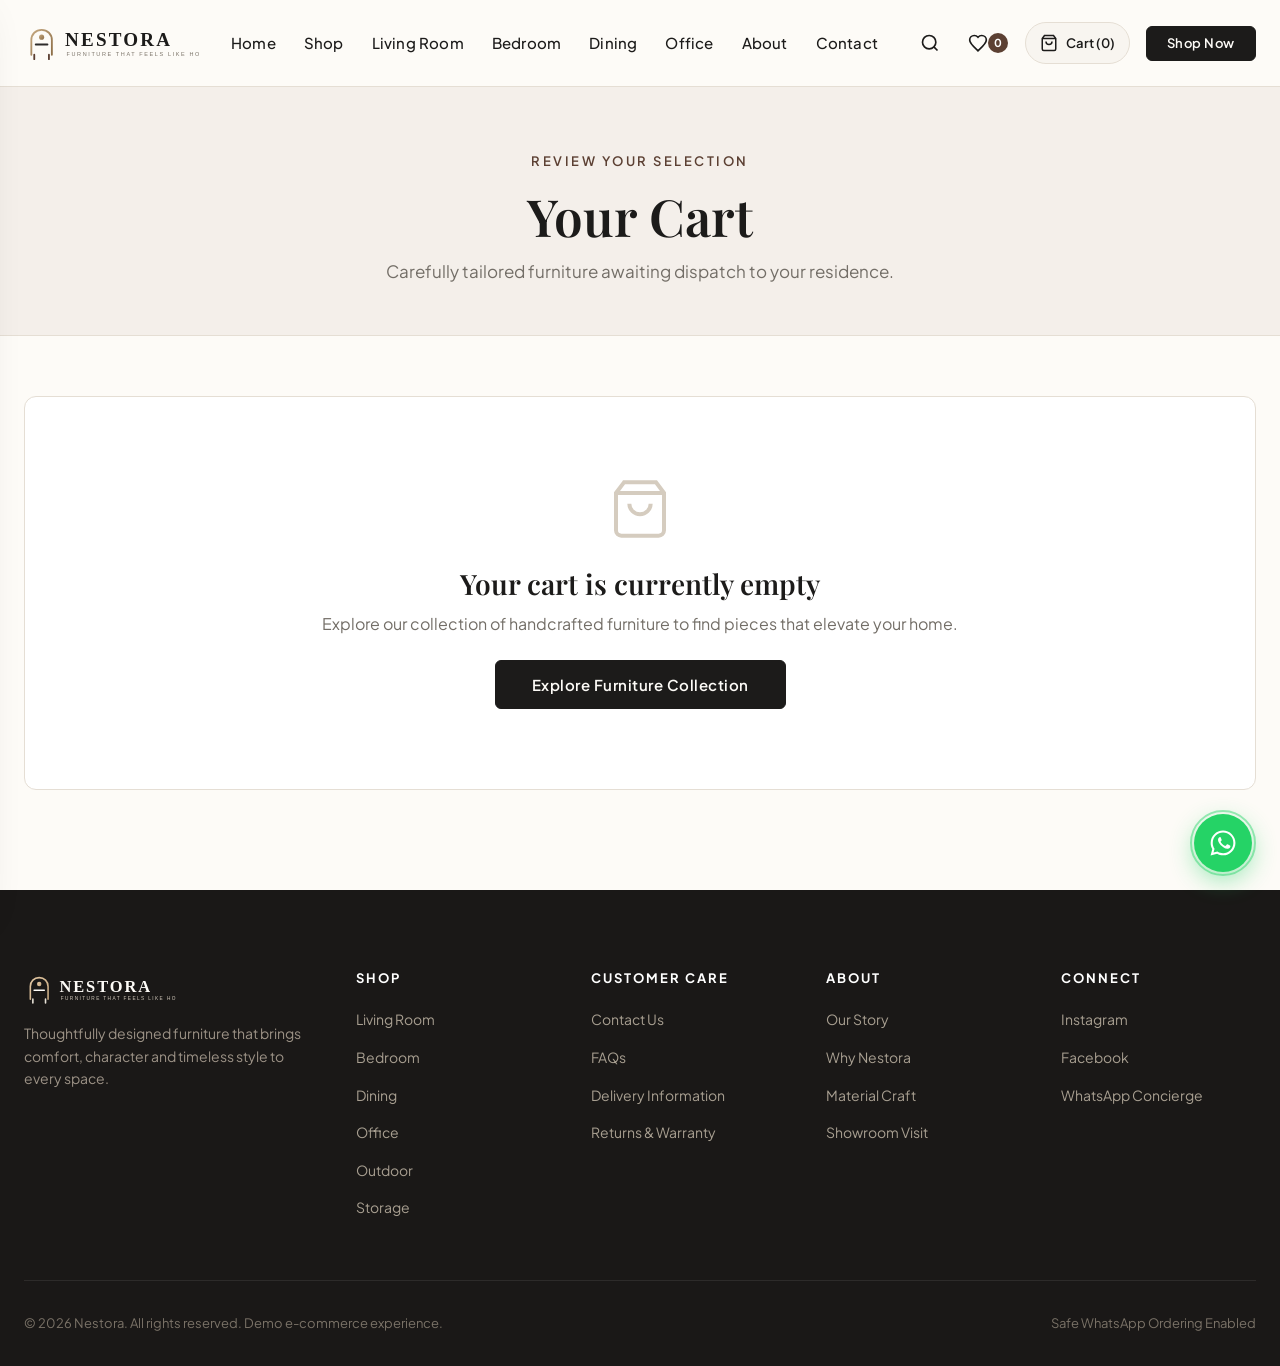
<file: cart.html>
<!DOCTYPE html>
<html lang="en">
<head>
  <meta charset="UTF-8">
  <meta name="viewport" content="width=device-width, initial-scale=1.0">
  <title>Your Shopping Cart | Nestora</title>
  <meta name="description" content="Review your selected furniture items, choose quantities and proceed to secure WhatsApp order confirmation at Nestora.">
  <link rel="stylesheet" href="css/style.css">
</head>
<body>

  <!-- ==================== HEADER ==================== -->
  <header class="site-header">
    <div class="container header-container">
      <a href="index.html" class="header-brand" aria-label="Nestora Home">
        <img src="assets/logo/logo.svg" alt="Nestora - Furniture That Feels Like Home" class="header-logo-img">
      </a>

      <nav class="header-nav" aria-label="Primary Navigation">
        <ul class="nav-list">
          <li><a href="index.html" class="nav-link">Home</a></li>
          <li><a href="shop.html" class="nav-link">Shop</a></li>
          <li><a href="shop.html?category=Living+Room" class="nav-link">Living Room</a></li>
          <li><a href="shop.html?category=Bedroom" class="nav-link">Bedroom</a></li>
          <li><a href="shop.html?category=Dining" class="nav-link">Dining</a></li>
          <li><a href="shop.html?category=Office" class="nav-link">Office</a></li>
          <li><a href="about.html" class="nav-link">About</a></li>
          <li><a href="contact.html" class="nav-link">Contact</a></li>
        </ul>
      </nav>

      <div class="header-actions">
        <button type="button" class="icon-action-btn btn-open-search" aria-label="Open Search">
          <svg viewBox="0 0 24 24" width="20" height="20" fill="none" stroke="currentColor" stroke-width="2"><circle cx="11" cy="11" r="8"/><line x1="21" y1="21" x2="16.65" y2="16.65"/></svg>
        </button>

        <a href="shop.html?wishlist=true" class="icon-action-btn" aria-label="View Wishlist">
          <svg viewBox="0 0 24 24" width="20" height="20" fill="none" stroke="currentColor" stroke-width="2"><path d="M12 21.35l-1.45-1.32C5.4 15.36 2 12.28 2 8.5 2 5.42 4.42 3 7.5 3c1.74 0 3.41.81 4.5 2.09C13.09 3.81 14.76 3 16.5 3 19.58 3 22 5.42 22 8.5c0 3.78-3.4 6.86-8.55 11.54L12 21.35z"/></svg>
          <span class="badge-count wishlist-count-badge">0</span>
        </a>

        <a href="cart.html" class="icon-action-btn cart-icon-btn" aria-label="View Shopping Cart">
          <svg viewBox="0 0 24 24" width="18" height="18" fill="none" stroke="currentColor" stroke-width="2"><path d="M6 2L3 6v14a2 2 0 0 0 2 2h14a2 2 0 0 0 2-2V6l-3-4z"/><line x1="3" y1="6" x2="21" y2="6"/><path d="M16 10a4 4 0 0 1-8 0"/></svg>
          <span class="cart-text-count" style="font-size: 0.8125rem; font-weight: 600;">Cart (0)</span>
        </a>

        <a href="shop.html" class="btn btn-primary header-cta-btn" style="padding: 10px 20px; font-size: 0.8125rem;">Shop Now</a>

        <button type="button" class="nav-toggle-btn" aria-label="Open Navigation Menu">
          <span></span>
          <span></span>
          <span></span>
        </button>
      </div>
    </div>
  </header>

  <!-- Mobile Nav Drawer -->
  <div class="mobile-nav-backdrop"></div>
  <aside class="mobile-nav-drawer" aria-label="Mobile Navigation">
    <div class="mobile-drawer-header">
      <img src="assets/logo/logo.svg" alt="Nestora" style="height: 34px;">
      <button type="button" class="btn-close-mobile-nav" aria-label="Close menu">&times;</button>
    </div>
    <nav class="mobile-nav-links">
      <a href="index.html">Home</a>
      <a href="shop.html">Shop All Furniture</a>
      <a href="shop.html?category=Living+Room">Living Room</a>
      <a href="shop.html?category=Bedroom">Bedroom</a>
      <a href="shop.html?category=Dining">Dining</a>
      <a href="shop.html?category=Office">Office</a>
      <a href="shop.html?category=Outdoor">Outdoor</a>
      <a href="shop.html?category=Storage">Storage</a>
      <a href="about.html">About Us</a>
      <a href="contact.html">Contact &amp; Showroom</a>
    </nav>
  </aside>

  <!-- ==================== PAGE BANNER ==================== -->
  <div class="page-banner">
    <div class="container">
      <span class="section-tagline">Review Your Selection</span>
      <h1>Your Cart</h1>
      <p>Carefully tailored furniture awaiting dispatch to your residence.</p>
    </div>
  </div>

  <!-- ==================== MAIN CART VIEW ==================== -->
  <main class="cart-section">
    <div class="container">
      <div id="cart-content-container">
        <!-- Rendered by JS -->
      </div>
    </div>
  </main>

  <!-- ==================== FOOTER ==================== -->
  <footer class="site-footer">
    <div class="container">
      <div class="footer-top-grid">
        <div class="footer-brand-col">
          <img src="assets/logo/logo-light.svg" alt="Nestora" style="height: 38px;">
          <p>Thoughtfully designed furniture that brings comfort, character and timeless style to every space.</p>
        </div>

        <div class="footer-col">
          <h4>Shop</h4>
          <ul class="footer-links">
            <li><a href="shop.html?category=Living+Room">Living Room</a></li>
            <li><a href="shop.html?category=Bedroom">Bedroom</a></li>
            <li><a href="shop.html?category=Dining">Dining</a></li>
            <li><a href="shop.html?category=Office">Office</a></li>
            <li><a href="shop.html?category=Outdoor">Outdoor</a></li>
            <li><a href="shop.html?category=Storage">Storage</a></li>
          </ul>
        </div>

        <div class="footer-col">
          <h4>Customer Care</h4>
          <ul class="footer-links">
            <li><a href="contact.html">Contact Us</a></li>
            <li><a href="index.html#faq-heading">FAQs</a></li>
            <li><a href="contact.html">Delivery Information</a></li>
            <li><a href="contact.html">Returns &amp; Warranty</a></li>
          </ul>
        </div>

        <div class="footer-col">
          <h4>About</h4>
          <ul class="footer-links">
            <li><a href="about.html">Our Story</a></li>
            <li><a href="index.html#why-heading">Why Nestora</a></li>
            <li><a href="about.html">Material Craft</a></li>
            <li><a href="contact.html">Showroom Visit</a></li>
          </ul>
        </div>

        <div class="footer-col">
          <h4>Connect</h4>
          <ul class="footer-links">
            <li><a href="https://instagram.com" target="_blank" rel="noopener">Instagram</a></li>
            <li><a href="https://facebook.com" target="_blank" rel="noopener">Facebook</a></li>
            <li><a href="https://wa.me/923001234567" target="_blank" rel="noopener">WhatsApp Concierge</a></li>
          </ul>
        </div>
      </div>

      <div class="footer-bottom">
        <p>&copy; 2026 Nestora. All rights reserved. Demo e-commerce experience.</p>
        <div class="footer-social-row">
          <span>Safe WhatsApp Ordering Enabled</span>
        </div>
      </div>
    </div>
  </footer>

  <!-- Floating WhatsApp -->
  <a href="https://wa.me/923001234567?text=Hello%20Nestora%2C%20I%20have%20an%20inquiry%20regarding%20my%20cart." target="_blank" rel="noopener" class="floating-whatsapp-btn" aria-label="Chat with Nestora on WhatsApp">
    <svg viewBox="0 0 24 24" width="30" height="30" fill="currentColor">
      <path d="M12.04 2C6.58 2 2.13 6.45 2.13 11.91C2.13 13.66 2.59 15.36 3.45 16.86L2.05 22L7.3 20.62C8.75 21.41 10.38 21.83 12.04 21.83C17.5 21.83 21.95 17.38 21.95 11.92C21.95 9.27 20.92 6.78 19.05 4.91C17.18 3.03 14.69 2 12.04 2M12.05 3.67C14.25 3.67 16.31 4.53 17.87 6.09C19.42 7.65 20.28 9.72 20.28 11.92C20.28 16.46 16.58 20.15 12.04 20.15C10.56 20.15 9.11 19.76 7.85 19L7.55 18.83L4.43 19.65L5.26 16.61L5.07 16.3C4.24 14.98 3.8 13.47 3.8 11.91C3.81 7.37 7.5 3.67 12.05 3.67M9.53 7.34C9.36 7.34 9.09 7.4 8.87 7.65C8.65 7.89 8.02 8.48 8.02 9.69C8.02 10.9 8.9 12.07 9.02 12.24C9.15 12.4 10.74 14.86 13.18 15.91C13.76 16.16 14.21 16.31 14.56 16.42C15.14 16.61 15.67 16.58 16.09 16.52C16.56 16.45 17.53 15.93 17.73 15.36C17.94 14.79 17.94 14.3 17.88 14.2C17.82 14.1 17.65 14.04 17.39 13.91C17.13 13.79 15.86 13.16 15.63 13.08C15.39 12.99 15.22 12.95 15.05 13.2C14.88 13.45 14.39 14.04 14.24 14.2C14.09 14.37 13.95 14.4 13.69 14.27C13.43 14.15 12.6 13.87 11.61 12.99C10.84 12.3 10.32 11.45 10.17 11.2C10.02 10.95 10.15 10.81 10.28 10.68C10.4 10.56 10.55 10.37 10.68 10.22C10.81 10.07 10.85 9.96 10.94 9.79C11.03 9.62 10.98 9.48 10.92 9.35C10.86 9.23 10.37 8.03 10.17 7.54C9.97 7.07 9.77 7.13 9.62 7.12C9.48 7.12 9.31 7.12 9.14 7.12L9.53 7.34Z"/>
    </svg>
    <span class="floating-whatsapp-tooltip">Chat with Nestora</span>
  </a>

  <!-- Back to top -->
  <button type="button" id="back-to-top-btn" class="back-to-top-btn" aria-label="Back to top">
    <svg viewBox="0 0 24 24" width="20" height="20" fill="none" stroke="currentColor" stroke-width="2"><polyline points="18 15 12 9 6 15"/></svg>
  </button>

  <!-- Search Overlay -->
  <div id="search-overlay" class="search-overlay" role="dialog" aria-modal="true">
    <div class="search-container">
      <div class="search-header-row">
        <input type="text" id="site-search-input" class="search-input-field" placeholder="Search sofas, beds, tables..." autocomplete="off">
        <button type="button" id="btn-close-search" class="btn-close-search">&times;</button>
      </div>
      <div id="search-results-grid" class="search-results-grid"></div>
    </div>
  </div>

  <script src="js/script.js"></script>
  <script>
    // Cart Page View Logic
    document.addEventListener("DOMContentLoaded", () => {
      const container = document.getElementById("cart-content-container");

      function renderCartView() {
        const { items, subtotal, delivery, total } = getCartTotals();

        if (items.length === 0) {
          container.innerHTML = `
            <div class="cart-empty-state">
              <div class="empty-icon">
                <svg viewBox="0 0 24 24" width="64" height="64" fill="none" stroke="currentColor" stroke-width="1.5"><path d="M6 2L3 6v14a2 2 0 0 0 2 2h14a2 2 0 0 0 2-2V6l-3-4z"/><line x1="3" y1="6" x2="21" y2="6"/><path d="M16 10a4 4 0 0 1-8 0"/></svg>
              </div>
              <h2 class="empty-title">Your cart is currently empty</h2>
              <p class="empty-subtitle">Explore our collection of handcrafted furniture to find pieces that elevate your home.</p>
              <a href="shop.html" class="btn btn-primary" style="padding: 16px 36px;">Explore Furniture Collection</a>
            </div>
          `;
          return;
        }

        const itemsHTML = items.map(item => `
          <div class="cart-item-row" data-item-key="${item.key}">
            <div class="cart-product-info">
              <img src="${item.image}" alt="${item.name}" class="cart-product-thumb">
              <div>
                <h3 class="cart-item-name"><a href="product.html?id=${item.productId}">${item.name}</a></h3>
                <div class="cart-item-variant">
                  <span>Color: ${item.color}</span>
                  ${item.size && item.size !== 'Standard' ? `<br><span>Size: ${item.size}</span>` : ''}
                </div>
              </div>
            </div>

            <div class="cart-item-price">
              ${formatPKR(item.price)}
            </div>

            <div>
              <div class="qty-selector" style="height: 38px;">
                <button type="button" class="qty-btn btn-cart-minus" data-key="${item.key}" aria-label="Decrease">&minus;</button>
                <input type="number" value="${item.qty}" min="1" readonly style="width: 36px; font-size: 0.875rem;">
                <button type="button" class="qty-btn btn-cart-plus" data-key="${item.key}" aria-label="Increase">+</button>
              </div>
            </div>

            <div class="cart-item-total">
              ${formatPKR(item.price * item.qty)}
            </div>

            <div>
              <button type="button" class="btn-remove-item" data-key="${item.key}" title="Remove item" aria-label="Remove item">
                &times;
              </button>
            </div>
          </div>
        `).join("");

        container.innerHTML = `
          <div class="cart-layout">
            <div class="cart-items-card">
              <div class="cart-table-header">
                <span>Product</span>
                <span>Price</span>
                <span>Quantity</span>
                <span>Subtotal</span>
                <span></span>
              </div>

              <div class="cart-items-list">
                ${itemsHTML}
              </div>

              <div class="cart-actions-bottom">
                <a href="shop.html" class="btn btn-secondary" style="font-size: 0.875rem;">&larr; Continue Shopping</a>
                <button type="button" class="btn btn-secondary" id="btn-clear-cart" style="font-size: 0.875rem; color: #D32F2F; border-color: var(--color-border);">Clear Cart</button>
              </div>
            </div>

            <!-- Order Summary Card -->
            <div class="order-summary-card">
              <h3 class="summary-title">Order Summary</h3>

              <div class="summary-row">
                <span>Subtotal (${items.reduce((c, i) => c + i.qty, 0)} items)</span>
                <span>${formatPKR(subtotal)}</span>
              </div>

              <div class="summary-row">
                <span>Estimated Delivery</span>
                <span>${formatPKR(delivery)}</span>
              </div>

              <div class="summary-row total-row">
                <span>Total Amount</span>
                <span>${formatPKR(total)}</span>
              </div>

              <p style="font-size: 0.75rem; color: var(--color-taupe); margin: 18px 0;">
                All final order details, payment preferences and logistics will be securely confirmed via WhatsApp.
              </p>

              <a href="checkout.html" class="btn btn-primary" style="width: 100%; padding: 16px; font-size: 1rem;">
                Proceed to Checkout &rarr;
              </a>
            </div>
          </div>
        `;

        // Event listeners inside cart
        container.querySelectorAll(".btn-cart-minus").forEach(btn => {
          btn.addEventListener("click", () => {
            const key = btn.getAttribute("data-key");
            updateCartQuantity(key, -1);
            renderCartView();
          });
        });

        container.querySelectorAll(".btn-cart-plus").forEach(btn => {
          btn.addEventListener("click", () => {
            const key = btn.getAttribute("data-key");
            updateCartQuantity(key, 1);
            renderCartView();
          });
        });

        container.querySelectorAll(".btn-remove-item").forEach(btn => {
          btn.addEventListener("click", () => {
            const key = btn.getAttribute("data-key");
            removeCartItem(key);
            renderCartView();
          });
        });

        const clearBtn = document.getElementById("btn-clear-cart");
        if (clearBtn) {
          clearBtn.addEventListener("click", () => {
            if (confirm("Are you sure you want to clear all items in your cart?")) {
              clearCart();
              renderCartView();
            }
          });
        }
      }

      renderCartView();
    });
  </script>
</body>
</html>
</file>
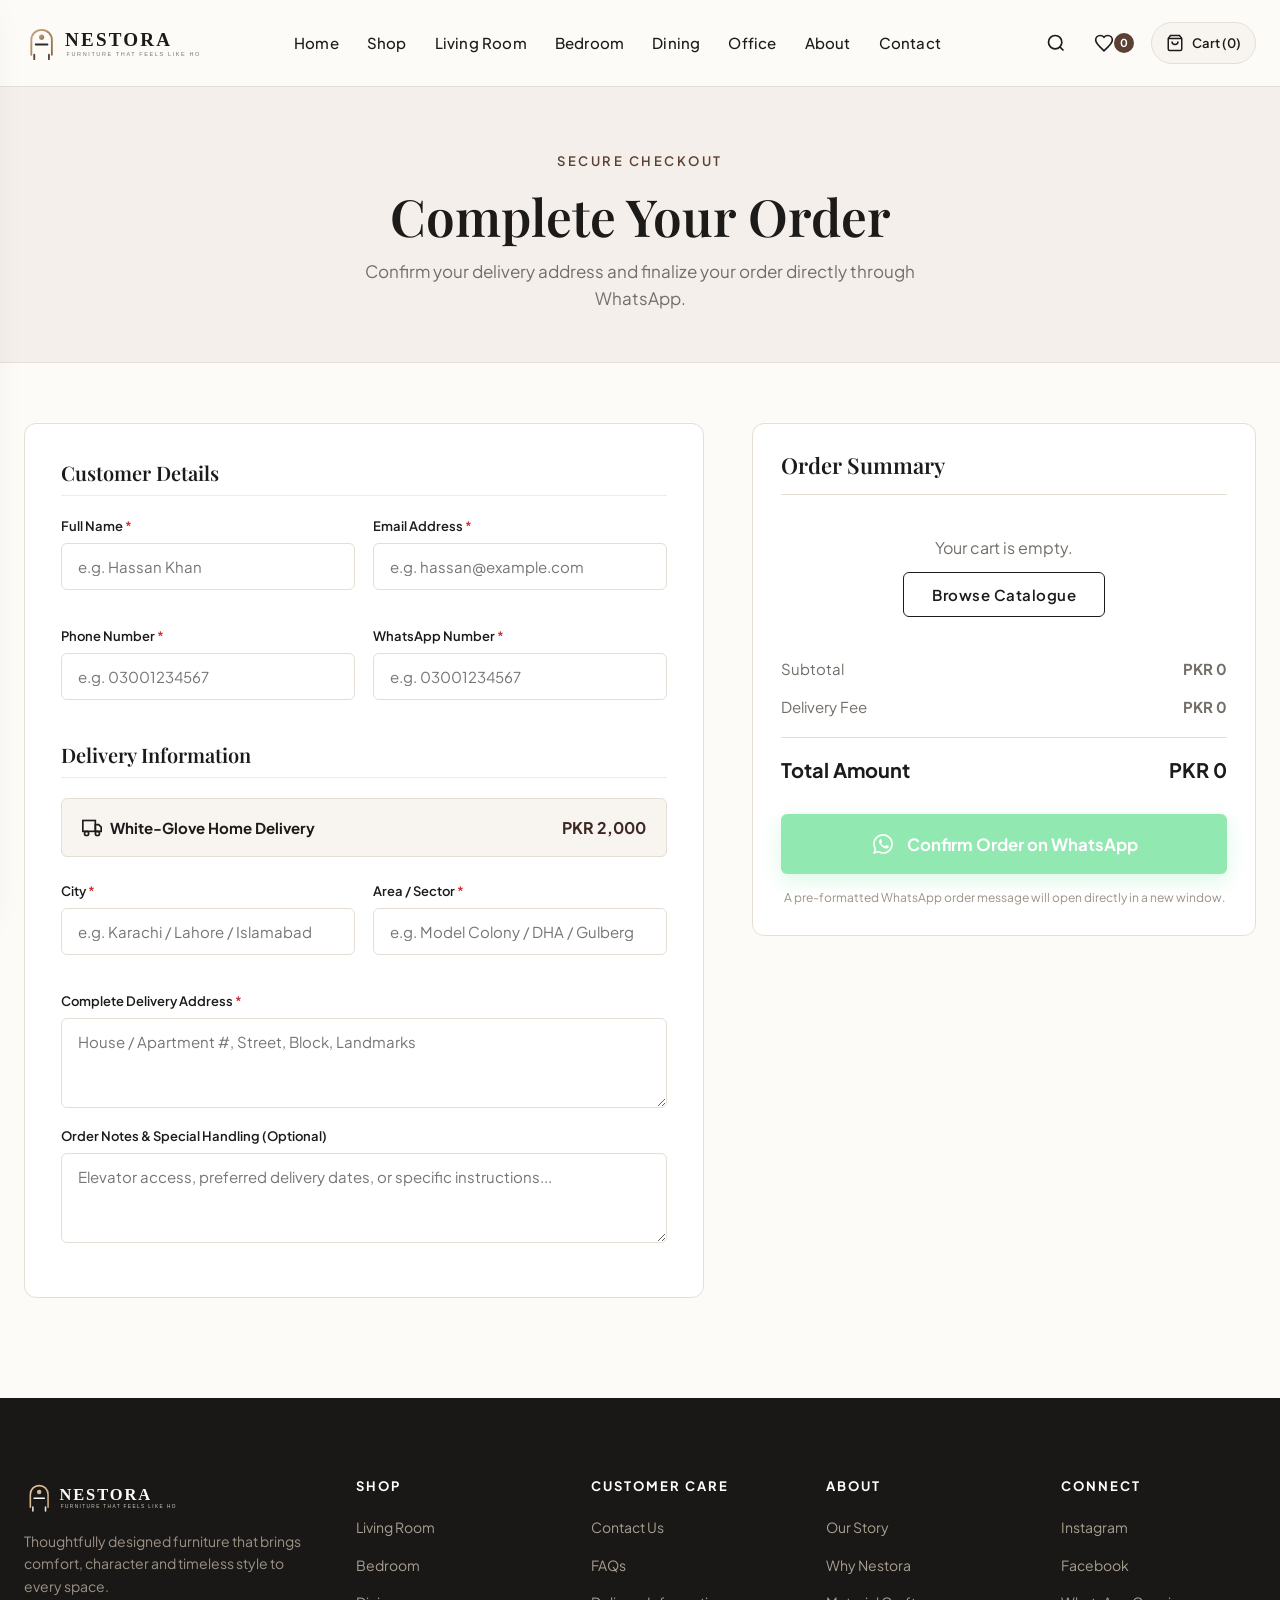
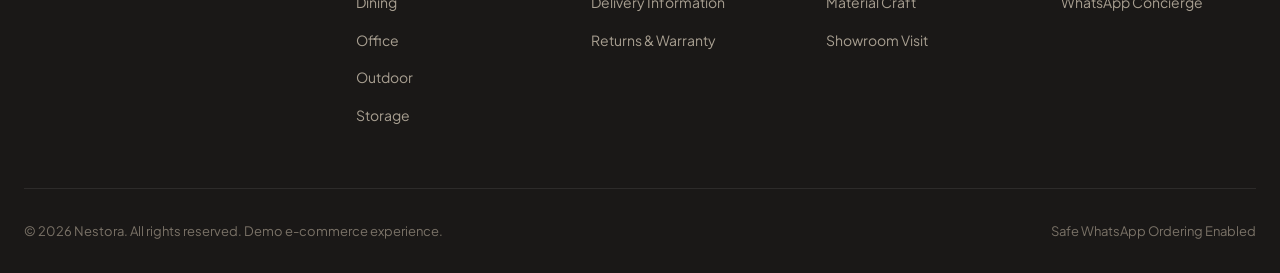
<file: checkout.html>
<!DOCTYPE html>
<html lang="en">
<head>
  <meta charset="UTF-8">
  <meta name="viewport" content="width=device-width, initial-scale=1.0">
  <title>Complete Your Order | Nestora</title>
  <meta name="description" content="Provide your delivery information and confirm your furniture order securely with Nestora via WhatsApp.">
  <link rel="stylesheet" href="css/style.css">
</head>
<body>

  <!-- ==================== HEADER ==================== -->
  <header class="site-header">
    <div class="container header-container">
      <a href="index.html" class="header-brand" aria-label="Nestora Home">
        <img src="assets/logo/logo.svg" alt="Nestora - Furniture That Feels Like Home" class="header-logo-img">
      </a>

      <nav class="header-nav" aria-label="Primary Navigation">
        <ul class="nav-list">
          <li><a href="index.html" class="nav-link">Home</a></li>
          <li><a href="shop.html" class="nav-link">Shop</a></li>
          <li><a href="shop.html?category=Living+Room" class="nav-link">Living Room</a></li>
          <li><a href="shop.html?category=Bedroom" class="nav-link">Bedroom</a></li>
          <li><a href="shop.html?category=Dining" class="nav-link">Dining</a></li>
          <li><a href="shop.html?category=Office" class="nav-link">Office</a></li>
          <li><a href="about.html" class="nav-link">About</a></li>
          <li><a href="contact.html" class="nav-link">Contact</a></li>
        </ul>
      </nav>

      <div class="header-actions">
        <button type="button" class="icon-action-btn btn-open-search" aria-label="Open Search">
          <svg viewBox="0 0 24 24" width="20" height="20" fill="none" stroke="currentColor" stroke-width="2"><circle cx="11" cy="11" r="8"/><line x1="21" y1="21" x2="16.65" y2="16.65"/></svg>
        </button>

        <a href="shop.html?wishlist=true" class="icon-action-btn" aria-label="View Wishlist">
          <svg viewBox="0 0 24 24" width="20" height="20" fill="none" stroke="currentColor" stroke-width="2"><path d="M12 21.35l-1.45-1.32C5.4 15.36 2 12.28 2 8.5 2 5.42 4.42 3 7.5 3c1.74 0 3.41.81 4.5 2.09C13.09 3.81 14.76 3 16.5 3 19.58 3 22 5.42 22 8.5c0 3.78-3.4 6.86-8.55 11.54L12 21.35z"/></svg>
          <span class="badge-count wishlist-count-badge">0</span>
        </a>

        <a href="cart.html" class="icon-action-btn cart-icon-btn" aria-label="View Shopping Cart">
          <svg viewBox="0 0 24 24" width="18" height="18" fill="none" stroke="currentColor" stroke-width="2"><path d="M6 2L3 6v14a2 2 0 0 0 2 2h14a2 2 0 0 0 2-2V6l-3-4z"/><line x1="3" y1="6" x2="21" y2="6"/><path d="M16 10a4 4 0 0 1-8 0"/></svg>
          <span class="cart-text-count" style="font-size: 0.8125rem; font-weight: 600;">Cart (0)</span>
        </a>

        <button type="button" class="nav-toggle-btn" aria-label="Open Navigation Menu">
          <span></span>
          <span></span>
          <span></span>
        </button>
      </div>
    </div>
  </header>

  <!-- Mobile Nav Drawer -->
  <div class="mobile-nav-backdrop"></div>
  <aside class="mobile-nav-drawer" aria-label="Mobile Navigation">
    <div class="mobile-drawer-header">
      <img src="assets/logo/logo.svg" alt="Nestora" style="height: 34px;">
      <button type="button" class="btn-close-mobile-nav" aria-label="Close menu">&times;</button>
    </div>
    <nav class="mobile-nav-links">
      <a href="index.html">Home</a>
      <a href="shop.html">Shop All Furniture</a>
      <a href="shop.html?category=Living+Room">Living Room</a>
      <a href="shop.html?category=Bedroom">Bedroom</a>
      <a href="shop.html?category=Dining">Dining</a>
      <a href="shop.html?category=Office">Office</a>
      <a href="shop.html?category=Outdoor">Outdoor</a>
      <a href="shop.html?category=Storage">Storage</a>
      <a href="about.html">About Us</a>
      <a href="contact.html">Contact &amp; Showroom</a>
    </nav>
  </aside>

  <!-- ==================== PAGE BANNER ==================== -->
  <div class="page-banner">
    <div class="container">
      <span class="section-tagline">Secure Checkout</span>
      <h1 id="checkout-main-title">Complete Your Order</h1>
      <p>Confirm your delivery address and finalize your order directly through WhatsApp.</p>
    </div>
  </div>

  <!-- ==================== MAIN CHECKOUT FORM & SUMMARY ==================== -->
  <main class="checkout-section">
    <div class="container">
      
      <!-- Checkout Active State View -->
      <div id="checkout-active-view" class="checkout-layout">
        
        <!-- Left: Customer & Delivery Details Form -->
        <section class="checkout-form-card" aria-labelledby="form-heading">
          <form id="checkout-order-form" novalidate>
            <h2 id="form-heading" class="checkout-block-title">Customer Details</h2>
            
            <div class="form-grid-2col">
              <div class="form-group">
                <label for="cust-name" class="form-label">Full Name <span class="req">*</span></label>
                <input type="text" id="cust-name" class="form-control" placeholder="e.g. Hassan Khan" required>
              </div>

              <div class="form-group">
                <label for="cust-email" class="form-label">Email Address <span class="req">*</span></label>
                <input type="email" id="cust-email" class="form-control" placeholder="e.g. hassan@example.com" required>
              </div>
            </div>

            <div class="form-grid-2col">
              <div class="form-group">
                <label for="cust-phone" class="form-label">Phone Number <span class="req">*</span></label>
                <input type="tel" id="cust-phone" class="form-control" placeholder="e.g. 03001234567" required>
              </div>

              <div class="form-group">
                <label for="cust-whatsapp" class="form-label">WhatsApp Number <span class="req">*</span></label>
                <input type="tel" id="cust-whatsapp" class="form-control" placeholder="e.g. 03001234567" required>
              </div>
            </div>

            <h2 class="checkout-block-title" style="margin-top: 24px;">Delivery Information</h2>

            <div class="delivery-badge-panel">
              <div class="delivery-badge-title">
                <svg viewBox="0 0 24 24" width="20" height="20" fill="none" stroke="currentColor" stroke-width="2"><rect x="1" y="3" width="15" height="13"/><polygon points="16 8 20 8 23 11 23 16 16 16 16 8"/><circle cx="5.5" cy="18.5" r="2.5"/><circle cx="18.5" cy="18.5" r="2.5"/></svg>
                <span>White-Glove Home Delivery</span>
              </div>
              <span class="delivery-badge-price">PKR 2,000</span>
            </div>

            <div class="form-grid-2col">
              <div class="form-group">
                <label for="cust-city" class="form-label">City <span class="req">*</span></label>
                <input type="text" id="cust-city" class="form-control" placeholder="e.g. Karachi / Lahore / Islamabad" required>
              </div>

              <div class="form-group">
                <label for="cust-area" class="form-label">Area / Sector <span class="req">*</span></label>
                <input type="text" id="cust-area" class="form-control" placeholder="e.g. Model Colony / DHA / Gulberg" required>
              </div>
            </div>

            <div class="form-group">
              <label for="cust-address" class="form-label">Complete Delivery Address <span class="req">*</span></label>
              <textarea id="cust-address" class="form-control" placeholder="House / Apartment #, Street, Block, Landmarks" required></textarea>
            </div>

            <div class="form-group">
              <label for="cust-notes" class="form-label">Order Notes &amp; Special Handling (Optional)</label>
              <textarea id="cust-notes" class="form-control" placeholder="Elevator access, preferred delivery dates, or specific instructions..."></textarea>
            </div>
          </form>
        </section>

        <!-- Right: Order Summary -->
        <aside class="order-summary-card" aria-labelledby="summary-heading">
          <h2 id="summary-heading" class="summary-title">Order Summary</h2>

          <div id="checkout-items-list" style="margin-bottom: 20px; max-height: 320px; overflow-y: auto;">
            <!-- Dynamically populated via JS -->
          </div>

          <div class="summary-row">
            <span>Subtotal</span>
            <strong id="co-subtotal">PKR 0</strong>
          </div>

          <div class="summary-row">
            <span>Delivery Fee</span>
            <strong id="co-delivery">PKR 2,000</strong>
          </div>

          <div class="summary-row total-row">
            <span>Total Amount</span>
            <strong id="co-total">PKR 0</strong>
          </div>

          <div style="margin-top: 28px;">
            <button type="button" id="btn-confirm-whatsapp-order" class="btn-whatsapp-confirm">
              <svg viewBox="0 0 24 24" width="24" height="24" fill="currentColor"><path d="M12.04 2C6.58 2 2.13 6.45 2.13 11.91C2.13 13.66 2.59 15.36 3.45 16.86L2.05 22L7.3 20.62C8.75 21.41 10.38 21.83 12.04 21.83C17.5 21.83 21.95 17.38 21.95 11.92C21.95 9.27 20.92 6.78 19.05 4.91C17.18 3.03 14.69 2 12.04 2M12.05 3.67C14.25 3.67 16.31 4.53 17.87 6.09C19.42 7.65 20.28 9.72 20.28 11.92C20.28 16.46 16.58 20.15 12.04 20.15C10.56 20.15 9.11 19.76 7.85 19L7.55 18.83L4.43 19.65L5.26 16.61L5.07 16.3C4.24 14.98 3.8 13.47 3.8 11.91C3.81 7.37 7.5 3.67 12.05 3.67M9.53 7.34C9.36 7.34 9.09 7.4 8.87 7.65C8.65 7.89 8.02 8.48 8.02 9.69C8.02 10.9 8.9 12.07 9.02 12.24C9.15 12.4 10.74 14.86 13.18 15.91C13.76 16.16 14.21 16.31 14.56 16.42C15.14 16.61 15.67 16.58 16.09 16.52C16.56 16.45 17.53 15.93 17.73 15.36C17.94 14.79 17.94 14.3 17.88 14.2C17.82 14.1 17.65 14.04 17.39 13.91C17.13 13.79 15.86 13.16 15.63 13.08C15.39 12.99 15.22 12.95 15.05 13.2C14.88 13.45 14.39 14.04 14.24 14.2C14.09 14.37 13.95 14.4 13.69 14.27C13.43 14.15 12.6 13.87 11.61 12.99C10.84 12.3 10.32 11.45 10.17 11.2C10.02 10.95 10.15 10.81 10.28 10.68C10.4 10.56 10.55 10.37 10.68 10.22C10.81 10.07 10.85 9.96 10.94 9.79C11.03 9.62 10.98 9.48 10.92 9.35C10.86 9.23 10.37 8.03 10.17 7.54C9.97 7.07 9.77 7.13 9.62 7.12C9.48 7.12 9.31 7.12 9.14 7.12L9.53 7.34Z"/></svg>
              Confirm Order on WhatsApp
            </button>
          </div>

          <p style="text-align: center; font-size: 0.75rem; color: var(--color-taupe); margin-top: 14px;">
            A pre-formatted WhatsApp order message will open directly in a new window.
          </p>
        </aside>

      </div>

      <!-- ==================== ORDER SUCCESS SCREEN (Shown post-order) ==================== -->
      <div id="order-success-container" class="order-success-screen" style="display: none;">
        <div class="success-check-icon">
          <svg viewBox="0 0 24 24" width="36" height="36" fill="none" stroke="currentColor" stroke-width="2.5"><polyline points="20 6 9 17 4 12"/></svg>
        </div>
        <h1 style="font-size: 2.25rem; margin-bottom: 8px;">Your Order Is Ready</h1>
        <div class="order-ref-pill" id="success-order-ref">NST-2026-0001</div>
        <p style="font-size: 1.0625rem; color: var(--color-muted-text); line-height: 1.7; max-width: 520px; margin: 0 auto 32px;">
          We've prepared your order details for WhatsApp. Please send the message in WhatsApp to confirm your order with Nestora.
        </p>

        <div style="display: flex; justify-content: center; gap: 16px; flex-wrap: wrap;">
          <a href="shop.html" class="btn btn-primary" style="padding: 14px 28px;">Continue Shopping</a>
          <a href="index.html" class="btn btn-secondary" style="padding: 14px 28px;">Back to Home</a>
        </div>
      </div>

    </div>
  </main>

  <!-- ==================== FOOTER ==================== -->
  <footer class="site-footer">
    <div class="container">
      <div class="footer-top-grid">
        <div class="footer-brand-col">
          <img src="assets/logo/logo-light.svg" alt="Nestora" style="height: 38px;">
          <p>Thoughtfully designed furniture that brings comfort, character and timeless style to every space.</p>
        </div>

        <div class="footer-col">
          <h4>Shop</h4>
          <ul class="footer-links">
            <li><a href="shop.html?category=Living+Room">Living Room</a></li>
            <li><a href="shop.html?category=Bedroom">Bedroom</a></li>
            <li><a href="shop.html?category=Dining">Dining</a></li>
            <li><a href="shop.html?category=Office">Office</a></li>
            <li><a href="shop.html?category=Outdoor">Outdoor</a></li>
            <li><a href="shop.html?category=Storage">Storage</a></li>
          </ul>
        </div>

        <div class="footer-col">
          <h4>Customer Care</h4>
          <ul class="footer-links">
            <li><a href="contact.html">Contact Us</a></li>
            <li><a href="index.html#faq-heading">FAQs</a></li>
            <li><a href="contact.html">Delivery Information</a></li>
            <li><a href="contact.html">Returns &amp; Warranty</a></li>
          </ul>
        </div>

        <div class="footer-col">
          <h4>About</h4>
          <ul class="footer-links">
            <li><a href="about.html">Our Story</a></li>
            <li><a href="index.html#why-heading">Why Nestora</a></li>
            <li><a href="about.html">Material Craft</a></li>
            <li><a href="contact.html">Showroom Visit</a></li>
          </ul>
        </div>

        <div class="footer-col">
          <h4>Connect</h4>
          <ul class="footer-links">
            <li><a href="https://instagram.com" target="_blank" rel="noopener">Instagram</a></li>
            <li><a href="https://facebook.com" target="_blank" rel="noopener">Facebook</a></li>
            <li><a href="https://wa.me/923001234567" target="_blank" rel="noopener">WhatsApp Concierge</a></li>
          </ul>
        </div>
      </div>

      <div class="footer-bottom">
        <p>&copy; 2026 Nestora. All rights reserved. Demo e-commerce experience.</p>
        <div class="footer-social-row">
          <span>Safe WhatsApp Ordering Enabled</span>
        </div>
      </div>
    </div>
  </footer>

  <!-- Search Overlay -->
  <div id="search-overlay" class="search-overlay" role="dialog" aria-modal="true">
    <div class="search-container">
      <div class="search-header-row">
        <input type="text" id="site-search-input" class="search-input-field" placeholder="Search sofas, beds, tables..." autocomplete="off">
        <button type="button" id="btn-close-search" class="btn-close-search">&times;</button>
      </div>
      <div id="search-results-grid" class="search-results-grid"></div>
    </div>
  </div>

  <script src="js/script.js"></script>
  <script>
    // Checkout Controller & WhatsApp Flow
    document.addEventListener("DOMContentLoaded", () => {
      const itemsListContainer = document.getElementById("checkout-items-list");
      const subtotalEl = document.getElementById("co-subtotal");
      const deliveryEl = document.getElementById("co-delivery");
      const totalEl = document.getElementById("co-total");
      const confirmBtn = document.getElementById("btn-confirm-whatsapp-order");

      const activeView = document.getElementById("checkout-active-view");
      const successView = document.getElementById("order-success-container");
      const successRefEl = document.getElementById("success-order-ref");

      // Verify cart has items
      const { items, subtotal, delivery, total } = getCartTotals();

      if (items.length === 0) {
        itemsListContainer.innerHTML = `
          <div style="text-align: center; padding: 20px;">
            <p style="color: var(--color-muted-text); margin-bottom: 12px;">Your cart is empty.</p>
            <a href="shop.html" class="btn btn-secondary">Browse Catalogue</a>
          </div>
        `;
        subtotalEl.textContent = formatPKR(0);
        deliveryEl.textContent = formatPKR(0);
        totalEl.textContent = formatPKR(0);
        confirmBtn.disabled = true;
        confirmBtn.style.opacity = "0.5";
        confirmBtn.style.cursor = "not-allowed";
        return;
      }

      // Populate summary items
      itemsListContainer.innerHTML = items.map(item => `
        <div style="display: flex; gap: 14px; padding: 12px 0; border-bottom: 1px solid var(--color-border-light); align-items: center;">
          <img src="${item.image}" alt="${item.name}" style="width: 56px; height: 56px; border-radius: var(--radius-sm); object-fit: cover;">
          <div style="flex-grow: 1;">
            <h4 style="font-family: var(--font-serif); font-size: 0.9375rem; margin-bottom: 2px;">${item.name}</h4>
            <span style="font-size: 0.75rem; color: var(--color-taupe);">${item.color}${item.size && item.size !== 'Standard' ? ` • ${item.size}` : ''} • Qty: ${item.qty}</span>
          </div>
          <span style="font-size: 0.875rem; font-weight: 600;">${formatPKR(item.price * item.qty)}</span>
        </div>
      `).join("");

      subtotalEl.textContent = formatPKR(subtotal);
      deliveryEl.textContent = formatPKR(delivery);
      totalEl.textContent = formatPKR(total);

      // Confirmation button click handler
      confirmBtn.addEventListener("click", () => {
        // Validation
        const fullName = document.getElementById("cust-name").value.trim();
        const email = document.getElementById("cust-email").value.trim();
        const phone = document.getElementById("cust-phone").value.trim();
        const whatsapp = document.getElementById("cust-whatsapp").value.trim();
        const city = document.getElementById("cust-city").value.trim();
        const area = document.getElementById("cust-area").value.trim();
        const address = document.getElementById("cust-address").value.trim();
        const notes = document.getElementById("cust-notes").value.trim();

        if (!fullName || !phone || !city || !area || !address) {
          showToast("Please fill in all required customer details (*)", "error");
          // Focus first empty
          if (!fullName) document.getElementById("cust-name").focus();
          else if (!phone) document.getElementById("cust-phone").focus();
          else if (!city) document.getElementById("cust-city").focus();
          else if (!area) document.getElementById("cust-area").focus();
          else if (!address) document.getElementById("cust-address").focus();
          return;
        }

        const orderNumber = generateOrderNumber();

        const orderDetails = {
          orderNumber,
          customer: {
            fullName,
            email,
            phone,
            whatsapp,
            city,
            area,
            address,
            notes
          },
          items,
          subtotal,
          delivery,
          total
        };

        // Trigger WhatsApp transmission
        sendWhatsAppOrder(orderDetails);

        // Show Toast Notification
        showToast("✓ Order details prepared for WhatsApp!");

        // Switch to Order Success Screen
        activeView.style.display = "none";
        successRefEl.textContent = orderNumber;
        successView.style.display = "block";
        window.scrollTo({ top: 0, behavior: "smooth" });

        // Clear Cart from localStorage now that order is prepared
        clearCart();
      });
    });
  </script>
</body>
</html>
</file>
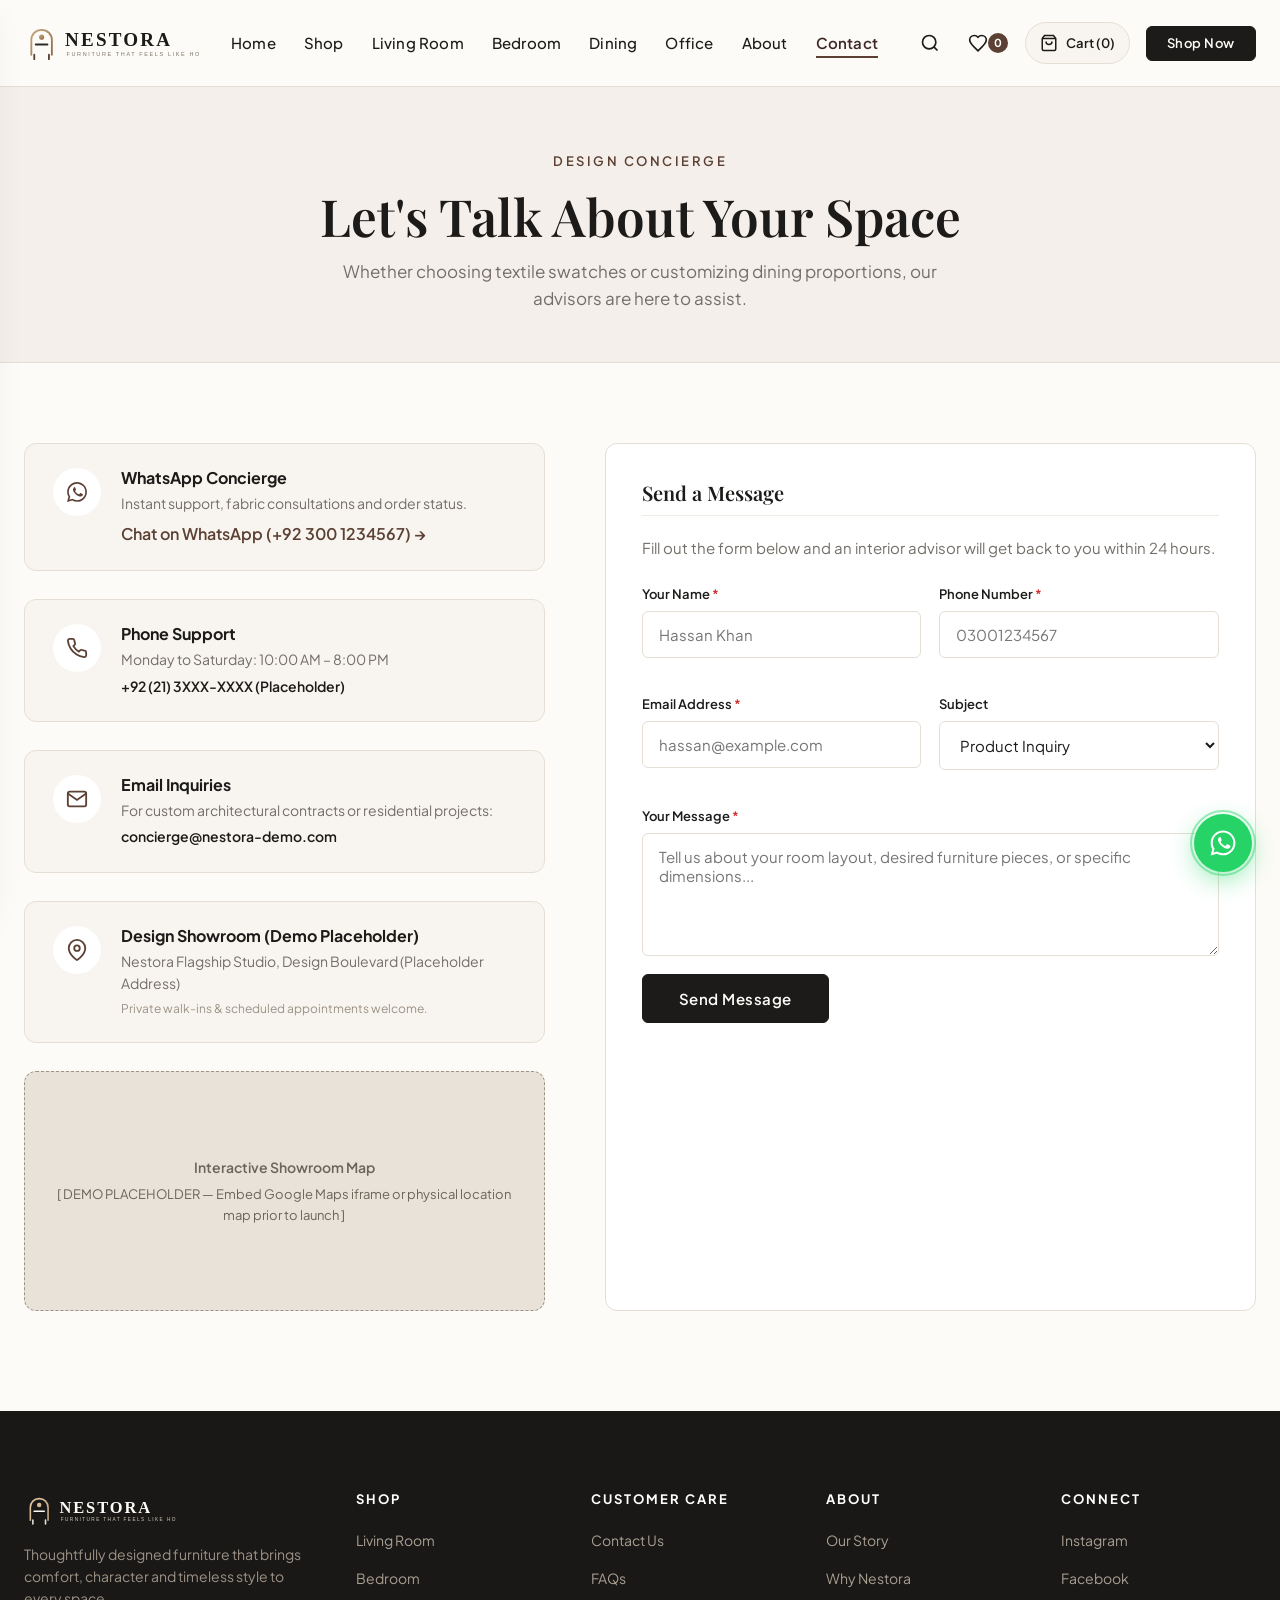
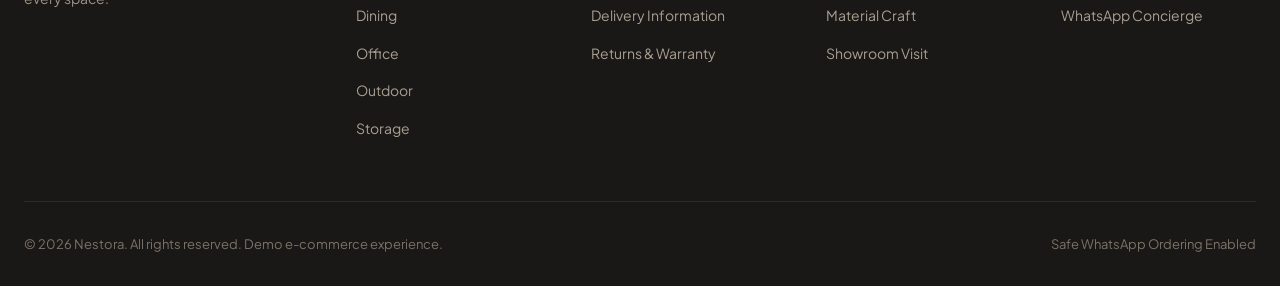
<file: contact.html>
<!DOCTYPE html>
<html lang="en">
<head>
  <meta charset="UTF-8">
  <meta name="viewport" content="width=device-width, initial-scale=1.0">
  <title>Contact &amp; Showroom Consultation | Nestora</title>
  <meta name="description" content="Reach out to Nestora's design team for showroom appointments, interior customization queries, or order tracking via WhatsApp.">
  <link rel="stylesheet" href="css/style.css">
</head>
<body>

  <!-- ==================== HEADER ==================== -->
  <header class="site-header">
    <div class="container header-container">
      <a href="index.html" class="header-brand" aria-label="Nestora Home">
        <img src="assets/logo/logo.svg" alt="Nestora - Furniture That Feels Like Home" class="header-logo-img">
      </a>

      <nav class="header-nav" aria-label="Primary Navigation">
        <ul class="nav-list">
          <li><a href="index.html" class="nav-link">Home</a></li>
          <li><a href="shop.html" class="nav-link">Shop</a></li>
          <li><a href="shop.html?category=Living+Room" class="nav-link">Living Room</a></li>
          <li><a href="shop.html?category=Bedroom" class="nav-link">Bedroom</a></li>
          <li><a href="shop.html?category=Dining" class="nav-link">Dining</a></li>
          <li><a href="shop.html?category=Office" class="nav-link">Office</a></li>
          <li><a href="about.html" class="nav-link">About</a></li>
          <li><a href="contact.html" class="nav-link">Contact</a></li>
        </ul>
      </nav>

      <div class="header-actions">
        <button type="button" class="icon-action-btn btn-open-search" aria-label="Open Search">
          <svg viewBox="0 0 24 24" width="20" height="20" fill="none" stroke="currentColor" stroke-width="2"><circle cx="11" cy="11" r="8"/><line x1="21" y1="21" x2="16.65" y2="16.65"/></svg>
        </button>

        <a href="shop.html?wishlist=true" class="icon-action-btn" aria-label="View Wishlist">
          <svg viewBox="0 0 24 24" width="20" height="20" fill="none" stroke="currentColor" stroke-width="2"><path d="M12 21.35l-1.45-1.32C5.4 15.36 2 12.28 2 8.5 2 5.42 4.42 3 7.5 3c1.74 0 3.41.81 4.5 2.09C13.09 3.81 14.76 3 16.5 3 19.58 3 22 5.42 22 8.5c0 3.78-3.4 6.86-8.55 11.54L12 21.35z"/></svg>
          <span class="badge-count wishlist-count-badge">0</span>
        </a>

        <a href="cart.html" class="icon-action-btn cart-icon-btn" aria-label="View Shopping Cart">
          <svg viewBox="0 0 24 24" width="18" height="18" fill="none" stroke="currentColor" stroke-width="2"><path d="M6 2L3 6v14a2 2 0 0 0 2 2h14a2 2 0 0 0 2-2V6l-3-4z"/><line x1="3" y1="6" x2="21" y2="6"/><path d="M16 10a4 4 0 0 1-8 0"/></svg>
          <span class="cart-text-count" style="font-size: 0.8125rem; font-weight: 600;">Cart (0)</span>
        </a>

        <a href="shop.html" class="btn btn-primary header-cta-btn" style="padding: 10px 20px; font-size: 0.8125rem;">Shop Now</a>

        <button type="button" class="nav-toggle-btn" aria-label="Open Navigation Menu">
          <span></span>
          <span></span>
          <span></span>
        </button>
      </div>
    </div>
  </header>

  <!-- Mobile Nav Drawer -->
  <div class="mobile-nav-backdrop"></div>
  <aside class="mobile-nav-drawer" aria-label="Mobile Navigation">
    <div class="mobile-drawer-header">
      <img src="assets/logo/logo.svg" alt="Nestora" style="height: 34px;">
      <button type="button" class="btn-close-mobile-nav" aria-label="Close menu">&times;</button>
    </div>
    <nav class="mobile-nav-links">
      <a href="index.html">Home</a>
      <a href="shop.html">Shop All Furniture</a>
      <a href="shop.html?category=Living+Room">Living Room</a>
      <a href="shop.html?category=Bedroom">Bedroom</a>
      <a href="shop.html?category=Dining">Dining</a>
      <a href="shop.html?category=Office">Office</a>
      <a href="shop.html?category=Outdoor">Outdoor</a>
      <a href="shop.html?category=Storage">Storage</a>
      <a href="about.html">About Us</a>
      <a href="contact.html" class="active">Contact &amp; Showroom</a>
    </nav>
  </aside>

  <!-- ==================== PAGE BANNER ==================== -->
  <div class="page-banner">
    <div class="container">
      <span class="section-tagline">Design Concierge</span>
      <h1>Let's Talk About Your Space</h1>
      <p>Whether choosing textile swatches or customizing dining proportions, our advisors are here to assist.</p>
    </div>
  </div>

  <!-- ==================== CONTACT LAYOUT ==================== -->
  <main class="contact-section">
    <div class="container">
      <div class="contact-layout">

        <!-- Left: Channels & Showroom Info -->
        <!-- DEMO CONTENT NOTE: Placeholders used for address, telephone and business specifics below. Replace with client's actual showroom details before production. -->
        <aside class="contact-info-panel">
          <div class="contact-info-card">
            <div class="contact-info-icon">
              <svg viewBox="0 0 24 24" width="24" height="24" fill="currentColor"><path d="M12.04 2C6.58 2 2.13 6.45 2.13 11.91C2.13 13.66 2.59 15.36 3.45 16.86L2.05 22L7.3 20.62C8.75 21.41 10.38 21.83 12.04 21.83C17.5 21.83 21.95 17.38 21.95 11.92C21.95 9.27 20.92 6.78 19.05 4.91C17.18 3.03 14.69 2 12.04 2M12.05 3.67C14.25 3.67 16.31 4.53 17.87 6.09C19.42 7.65 20.28 9.72 20.28 11.92C20.28 16.46 16.58 20.15 12.04 20.15C10.56 20.15 9.11 19.76 7.85 19L7.55 18.83L4.43 19.65L5.26 16.61L5.07 16.3C4.24 14.98 3.8 13.47 3.8 11.91C3.81 7.37 7.5 3.67 12.05 3.67M9.53 7.34C9.36 7.34 9.09 7.4 8.87 7.65C8.65 7.89 8.02 8.48 8.02 9.69C8.02 10.9 8.9 12.07 9.02 12.24C9.15 12.4 10.74 14.86 13.18 15.91C13.76 16.16 14.21 16.31 14.56 16.42C15.14 16.61 15.67 16.58 16.09 16.52C16.56 16.45 17.53 15.93 17.73 15.36C17.94 14.79 17.94 14.3 17.88 14.2C17.82 14.1 17.65 14.04 17.39 13.91C17.13 13.79 15.86 13.16 15.63 13.08C15.39 12.99 15.22 12.95 15.05 13.2C14.88 13.45 14.39 14.04 14.24 14.2C14.09 14.37 13.95 14.4 13.69 14.27C13.43 14.15 12.6 13.87 11.61 12.99C10.84 12.3 10.32 11.45 10.17 11.2C10.02 10.95 10.15 10.81 10.28 10.68C10.4 10.56 10.55 10.37 10.68 10.22C10.81 10.07 10.85 9.96 10.94 9.79C11.03 9.62 10.98 9.48 10.92 9.35C10.86 9.23 10.37 8.03 10.17 7.54C9.97 7.07 9.77 7.13 9.62 7.12C9.48 7.12 9.31 7.12 9.14 7.12L9.53 7.34Z"/></svg>
            </div>
            <div class="contact-info-text">
              <h4>WhatsApp Concierge</h4>
              <p>Instant support, fabric consultations and order status.</p>
              <a href="https://wa.me/923001234567?text=Hello%20Nestora%20Design%20Team" target="_blank" rel="noopener" style="color: var(--color-walnut); font-weight: 600; display: inline-block; margin-top: 6px;">
                Chat on WhatsApp (+92 300 1234567) &rarr;
              </a>
            </div>
          </div>

          <div class="contact-info-card">
            <div class="contact-info-icon">
              <svg viewBox="0 0 24 24" width="22" height="22" fill="none" stroke="currentColor" stroke-width="2"><path d="M22 16.92v3a2 2 0 0 1-2.18 2 19.79 19.79 0 0 1-8.63-3.07 19.5 19.5 0 0 1-6-6 19.79 19.79 0 0 1-3.07-8.67A2 2 0 0 1 4.11 2h3a2 2 0 0 1 2 1.72 12.84 12.84 0 0 0 .7 2.81 2 2 0 0 1-.45 2.11L8.09 9.91a16 16 0 0 0 6 6l1.27-1.27a2 2 0 0 1 2.11-.45 12.84 12.84 0 0 0 2.81.7A2 2 0 0 1 22 16.92z"/></svg>
            </div>
            <div class="contact-info-text">
              <h4>Phone Support</h4>
              <!-- Placeholder phone -->
              <p>Monday to Saturday: 10:00 AM – 8:00 PM</p>
              <p style="font-weight: 600; color: var(--color-charcoal); margin-top: 4px;">+92 (21) 3XXX-XXXX (Placeholder)</p>
            </div>
          </div>

          <div class="contact-info-card">
            <div class="contact-info-icon">
              <svg viewBox="0 0 24 24" width="22" height="22" fill="none" stroke="currentColor" stroke-width="2"><path d="M4 4h16c1.1 0 2 .9 2 2v12c0 1.1-.9 2-2 2H4c-1.1 0-2-.9-2-2V6c0-1.1.9-2 2-2z"/><polyline points="22,6 12,13 2,6"/></svg>
            </div>
            <div class="contact-info-text">
              <h4>Email Inquiries</h4>
              <!-- Placeholder email -->
              <p>For custom architectural contracts or residential projects:</p>
              <p style="font-weight: 600; color: var(--color-charcoal); margin-top: 4px;">concierge@nestora-demo.com</p>
            </div>
          </div>

          <div class="contact-info-card">
            <div class="contact-info-icon">
              <svg viewBox="0 0 24 24" width="22" height="22" fill="none" stroke="currentColor" stroke-width="2"><path d="M21 10c0 7-9 13-9 13s-9-6-9-13a9 9 0 0 1 18 0z"/><circle cx="12" cy="10" r="3"/></svg>
            </div>
            <div class="contact-info-text">
              <h4>Design Showroom (Demo Placeholder)</h4>
              <!-- Placeholder address -->
              <p>Nestora Flagship Studio, Design Boulevard (Placeholder Address)</p>
              <p style="font-size: 0.75rem; color: var(--color-taupe); margin-top: 4px;">Private walk-ins &amp; scheduled appointments welcome.</p>
            </div>
          </div>

          <!-- Showroom Map Mockup Card -->
          <div class="showroom-map-placeholder">
            <div>
              <p style="font-weight: 600; margin-bottom: 6px;">Interactive Showroom Map</p>
              <p style="font-size: 0.8125rem;">[ DEMO PLACEHOLDER — Embed Google Maps iframe or physical location map prior to launch ]</p>
            </div>
          </div>
        </aside>

        <!-- Right: Contact Form -->
        <section class="checkout-form-card">
          <h2 class="checkout-block-title">Send a Message</h2>
          <p style="font-size: 0.9375rem; color: var(--color-muted-text); margin-bottom: 24px;">Fill out the form below and an interior advisor will get back to you within 24 hours.</p>

          <form id="general-contact-form">
            <div class="form-grid-2col">
              <div class="form-group">
                <label for="contact-name" class="form-label">Your Name <span class="req">*</span></label>
                <input type="text" id="contact-name" class="form-control" placeholder="Hassan Khan" required>
              </div>
              <div class="form-group">
                <label for="contact-phone" class="form-label">Phone Number <span class="req">*</span></label>
                <input type="tel" id="contact-phone" class="form-control" placeholder="03001234567" required>
              </div>
            </div>

            <div class="form-grid-2col">
              <div class="form-group">
                <label for="contact-email" class="form-label">Email Address <span class="req">*</span></label>
                <input type="email" id="contact-email" class="form-control" placeholder="hassan@example.com" required>
              </div>
              <div class="form-group">
                <label for="contact-subject" class="form-label">Subject</label>
                <select id="contact-subject" class="form-control">
                  <option value="Product Inquiry">Product Inquiry</option>
                  <option value="Custom Dimensions / Fabric">Custom Dimensions / Fabric</option>
                  <option value="Delivery & Logistics">Delivery &amp; Logistics</option>
                  <option value="Showroom Appointment">Showroom Appointment</option>
                  <option value="General Question">General Question</option>
                </select>
              </div>
            </div>

            <div class="form-group">
              <label for="contact-msg" class="form-label">Your Message <span class="req">*</span></label>
              <textarea id="contact-msg" class="form-control" rows="5" placeholder="Tell us about your room layout, desired furniture pieces, or specific dimensions..." required></textarea>
            </div>

            <button type="submit" class="btn btn-primary" style="padding: 16px 36px;">
              Send Message
            </button>
          </form>
        </section>

      </div>
    </div>
  </main>

  <!-- ==================== FOOTER ==================== -->
  <footer class="site-footer">
    <div class="container">
      <div class="footer-top-grid">
        <div class="footer-brand-col">
          <img src="assets/logo/logo-light.svg" alt="Nestora" style="height: 38px;">
          <p>Thoughtfully designed furniture that brings comfort, character and timeless style to every space.</p>
        </div>

        <div class="footer-col">
          <h4>Shop</h4>
          <ul class="footer-links">
            <li><a href="shop.html?category=Living+Room">Living Room</a></li>
            <li><a href="shop.html?category=Bedroom">Bedroom</a></li>
            <li><a href="shop.html?category=Dining">Dining</a></li>
            <li><a href="shop.html?category=Office">Office</a></li>
            <li><a href="shop.html?category=Outdoor">Outdoor</a></li>
            <li><a href="shop.html?category=Storage">Storage</a></li>
          </ul>
        </div>

        <div class="footer-col">
          <h4>Customer Care</h4>
          <ul class="footer-links">
            <li><a href="contact.html">Contact Us</a></li>
            <li><a href="index.html#faq-heading">FAQs</a></li>
            <li><a href="contact.html">Delivery Information</a></li>
            <li><a href="contact.html">Returns &amp; Warranty</a></li>
          </ul>
        </div>

        <div class="footer-col">
          <h4>About</h4>
          <ul class="footer-links">
            <li><a href="about.html">Our Story</a></li>
            <li><a href="index.html#why-heading">Why Nestora</a></li>
            <li><a href="about.html">Material Craft</a></li>
            <li><a href="contact.html">Showroom Visit</a></li>
          </ul>
        </div>

        <div class="footer-col">
          <h4>Connect</h4>
          <ul class="footer-links">
            <li><a href="https://instagram.com" target="_blank" rel="noopener">Instagram</a></li>
            <li><a href="https://facebook.com" target="_blank" rel="noopener">Facebook</a></li>
            <li><a href="https://wa.me/923001234567" target="_blank" rel="noopener">WhatsApp Concierge</a></li>
          </ul>
        </div>
      </div>

      <div class="footer-bottom">
        <p>&copy; 2026 Nestora. All rights reserved. Demo e-commerce experience.</p>
        <div class="footer-social-row">
          <span>Safe WhatsApp Ordering Enabled</span>
        </div>
      </div>
    </div>
  </footer>

  <!-- Floating WhatsApp -->
  <a href="https://wa.me/923001234567?text=Hello%20Nestora%2C%20I%20have%20an%20inquiry%20for%20your%20design%20team." target="_blank" rel="noopener" class="floating-whatsapp-btn" aria-label="Chat with Nestora on WhatsApp">
    <svg viewBox="0 0 24 24" width="30" height="30" fill="currentColor">
      <path d="M12.04 2C6.58 2 2.13 6.45 2.13 11.91C2.13 13.66 2.59 15.36 3.45 16.86L2.05 22L7.3 20.62C8.75 21.41 10.38 21.83 12.04 21.83C17.5 21.83 21.95 17.38 21.95 11.92C21.95 9.27 20.92 6.78 19.05 4.91C17.18 3.03 14.69 2 12.04 2M12.05 3.67C14.25 3.67 16.31 4.53 17.87 6.09C19.42 7.65 20.28 9.72 20.28 11.92C20.28 16.46 16.58 20.15 12.04 20.15C10.56 20.15 9.11 19.76 7.85 19L7.55 18.83L4.43 19.65L5.26 16.61L5.07 16.3C4.24 14.98 3.8 13.47 3.8 11.91C3.81 7.37 7.5 3.67 12.05 3.67M9.53 7.34C9.36 7.34 9.09 7.4 8.87 7.65C8.65 7.89 8.02 8.48 8.02 9.69C8.02 10.9 8.9 12.07 9.02 12.24C9.15 12.4 10.74 14.86 13.18 15.91C13.76 16.16 14.21 16.31 14.56 16.42C15.14 16.61 15.67 16.58 16.09 16.52C16.56 16.45 17.53 15.93 17.73 15.36C17.94 14.79 17.94 14.3 17.88 14.2C17.82 14.1 17.65 14.04 17.39 13.91C17.13 13.79 15.86 13.16 15.63 13.08C15.39 12.99 15.22 12.95 15.05 13.2C14.88 13.45 14.39 14.04 14.24 14.2C14.09 14.37 13.95 14.4 13.69 14.27C13.43 14.15 12.6 13.87 11.61 12.99C10.84 12.3 10.32 11.45 10.17 11.2C10.02 10.95 10.15 10.81 10.28 10.68C10.4 10.56 10.55 10.37 10.68 10.22C10.81 10.07 10.85 9.96 10.94 9.79C11.03 9.62 10.98 9.48 10.92 9.35C10.86 9.23 10.37 8.03 10.17 7.54C9.97 7.07 9.77 7.13 9.62 7.12C9.48 7.12 9.31 7.12 9.14 7.12L9.53 7.34Z"/>
    </svg>
    <span class="floating-whatsapp-tooltip">Chat with Nestora</span>
  </a>

  <!-- Back to top -->
  <button type="button" id="back-to-top-btn" class="back-to-top-btn" aria-label="Back to top">
    <svg viewBox="0 0 24 24" width="20" height="20" fill="none" stroke="currentColor" stroke-width="2"><polyline points="18 15 12 9 6 15"/></svg>
  </button>

  <!-- Search Overlay -->
  <div id="search-overlay" class="search-overlay" role="dialog" aria-modal="true">
    <div class="search-container">
      <div class="search-header-row">
        <input type="text" id="site-search-input" class="search-input-field" placeholder="Search sofas, beds, tables..." autocomplete="off">
        <button type="button" id="btn-close-search" class="btn-close-search">&times;</button>
      </div>
      <div id="search-results-grid" class="search-results-grid"></div>
    </div>
  </div>

  <script src="js/script.js"></script>
  <script>
    document.addEventListener("DOMContentLoaded", () => {
      const contactForm = document.getElementById("general-contact-form");
      if (contactForm) {
        contactForm.addEventListener("submit", (e) => {
          e.preventDefault();
          const name = document.getElementById("contact-name").value;
          showToast(`✓ Thank you ${name}! Your inquiry has been sent to our showroom advisors.`);
          contactForm.reset();
        });
      }
    });
  </script>
</body>
</html>
</file>
<file: css/style.css>
/* ==========================================================================
   NESTORA - FURNITURE THAT FEELS LIKE HOME
   Modern Luxury Furniture E-Commerce Stylesheet
   ========================================================================== */

@import url('https://fonts.googleapis.com/css2?family=Playfair+Display:ital,wght@0,400;0,500;0,600;0,700;1,400;1,600&family=Plus+Jakarta+Sans:wght@300;400;500;600;700&display=swap');

/* --- CSS VARIABLES & TOKENS --- */
:root {
  /* Warm Earthy Neutral Palette */
  --color-ivory: #FDFBF7;
  --color-cream: #F8F5F0;
  --color-warm-bg: #F4EFEA;
  --color-sand: #E8E2D9;
  --color-taupe-light: #D5CCBF;
  --color-taupe: #9C9286;
  --color-taupe-dark: #6D6459;
  
  --color-walnut: #5C4033;
  --color-walnut-dark: #3E2723;
  --color-walnut-light: #7A5745;
  
  --color-charcoal: #1C1B1A;
  --color-charcoal-light: #2D2B2A;
  --color-muted-text: #736E67;
  --color-border: #E5DED4;
  --color-border-light: #EFECE6;

  /* Accent Tones */
  --color-olive: #4A5844;
  --color-olive-light: #5C6B56;
  --color-gold: #C5A880;
  --color-gold-hover: #B38E5D;
  --color-terracotta: #A86538;
  --color-white: #FFFFFF;

  /* Typography */
  --font-serif: 'Playfair Display', Georgia, serif;
  --font-sans: 'Plus Jakarta Sans', -apple-system, BlinkMacSystemFont, "Segoe UI", Roboto, sans-serif;

  /* Shadows */
  --shadow-sm: 0 2px 8px rgba(28, 27, 26, 0.04);
  --shadow-md: 0 8px 24px rgba(28, 27, 26, 0.08);
  --shadow-lg: 0 16px 40px rgba(28, 27, 26, 0.12);
  --shadow-lift: 0 20px 48px rgba(45, 43, 42, 0.16);

  /* Transitions */
  --transition-fast: 0.2s cubic-bezier(0.16, 1, 0.3, 1);
  --transition-smooth: 0.35s cubic-bezier(0.16, 1, 0.3, 1);
  --transition-slow: 0.6s cubic-bezier(0.16, 1, 0.3, 1);

  /* Geometry & Layout */
  --radius-sm: 6px;
  --radius-md: 12px;
  --radius-lg: 20px;
  --radius-pill: 9999px;
  --max-width: 1320px;
  --header-height: 86px;
}

/* --- BASE & RESET --- */
*, *::before, *::after {
  box-sizing: border-box;
  margin: 0;
  padding: 0;
}

html {
  font-size: 16px;
  scroll-behavior: smooth;
  -webkit-text-size-adjust: 100%;
}

body {
  font-family: var(--font-sans);
  background-color: var(--color-ivory);
  color: var(--color-charcoal);
  line-height: 1.6;
  font-weight: 400;
  overflow-x: hidden;
  text-rendering: optimizeLegibility;
  -webkit-font-smoothing: antialiased;
}

body.modal-open {
  overflow: hidden;
}

img {
  max-width: 100%;
  height: auto;
  display: block;
}

a {
  color: inherit;
  text-decoration: none;
  transition: color var(--transition-fast);
}

button, input, select, textarea {
  font-family: inherit;
  font-size: inherit;
  color: inherit;
  border: none;
  background: none;
  outline: none;
}

button {
  cursor: pointer;
}

ul, ol {
  list-style: none;
}

.sr-only {
  position: absolute;
  width: 1px;
  height: 1px;
  padding: 0;
  margin: -1px;
  overflow: hidden;
  clip: rect(0, 0, 0, 0);
  white-space: nowrap;
  border: 0;
}

/* --- CONTAINER & GRID SYSTEM --- */
.container {
  width: 100%;
  max-width: var(--max-width);
  margin-left: auto;
  margin-right: auto;
  padding-left: 24px;
  padding-right: 24px;
}

.container-narrow {
  max-width: 980px;
}

/* --- TYPOGRAPHY --- */
h1, h2, h3, h4, h5, h6 {
  font-family: var(--font-serif);
  color: var(--color-charcoal);
  font-weight: 600;
  line-height: 1.25;
}

.section-header {
  text-align: center;
  margin-bottom: 56px;
  position: relative;
}

.section-tagline {
  display: inline-block;
  font-size: 0.8125rem;
  font-weight: 600;
  letter-spacing: 2.5px;
  text-transform: uppercase;
  color: var(--color-walnut);
  margin-bottom: 12px;
}

.section-title {
  font-size: clamp(2rem, 3.5vw, 2.75rem);
  letter-spacing: -0.5px;
  margin-bottom: 14px;
}

.section-subtitle {
  font-size: 1.0625rem;
  color: var(--color-muted-text);
  max-width: 600px;
  margin-left: auto;
  margin-right: auto;
  line-height: 1.6;
}

/* --- BUTTONS --- */
.btn {
  display: inline-flex;
  align-items: center;
  justify-content: center;
  gap: 10px;
  padding: 14px 28px;
  font-size: 0.9375rem;
  font-weight: 600;
  letter-spacing: 0.5px;
  border-radius: var(--radius-sm);
  transition: all var(--transition-smooth);
  text-align: center;
  white-space: nowrap;
  line-height: 1;
}

.btn-primary {
  background-color: var(--color-charcoal);
  color: var(--color-ivory);
  border: 1px solid var(--color-charcoal);
}

.btn-primary:hover {
  background-color: var(--color-walnut);
  border-color: var(--color-walnut);
  color: var(--color-white);
  transform: translateY(-2px);
  box-shadow: var(--shadow-md);
}

.btn-secondary {
  background-color: transparent;
  color: var(--color-charcoal);
  border: 1.5px solid var(--color-charcoal);
}

.btn-secondary:hover {
  background-color: var(--color-charcoal);
  color: var(--color-ivory);
  transform: translateY(-2px);
  box-shadow: var(--shadow-sm);
}

.btn-accent {
  background-color: var(--color-olive);
  color: var(--color-white);
  border: 1px solid var(--color-olive);
}

.btn-accent:hover {
  background-color: var(--color-walnut-dark);
  border-color: var(--color-walnut-dark);
}

.btn-gold {
  background: linear-gradient(135deg, #C5A880, #A88656);
  color: var(--color-white);
}

.btn-gold:hover {
  filter: brightness(1.08);
  box-shadow: 0 8px 20px rgba(197, 168, 128, 0.4);
}

.btn-whatsapp-confirm {
  background-color: #25D366;
  color: #FFFFFF;
  font-weight: 700;
  font-size: 1.05rem;
  padding: 18px 32px;
  border-radius: var(--radius-sm);
  box-shadow: 0 6px 20px rgba(37, 211, 102, 0.35);
  display: flex;
  align-items: center;
  justify-content: center;
  gap: 12px;
  width: 100%;
}

.btn-whatsapp-confirm:hover {
  background-color: #1EBE5D;
  transform: translateY(-2px);
  box-shadow: 0 10px 28px rgba(37, 211, 102, 0.45);
}

.btn-whatsapp-inquire {
  background-color: #F0FBF4;
  color: #1A8741;
  border: 1.5px solid #A3E4BA;
  padding: 12px 20px;
  font-size: 0.875rem;
  font-weight: 600;
  border-radius: var(--radius-sm);
  display: inline-flex;
  align-items: center;
  justify-content: center;
  gap: 8px;
  transition: all var(--transition-fast);
}

.btn-whatsapp-inquire:hover {
  background-color: #25D366;
  border-color: #25D366;
  color: #FFFFFF;
}

/* --- HEADER & NAVIGATION --- */
.site-header {
  position: sticky;
  top: 0;
  left: 0;
  width: 100%;
  background-color: rgba(253, 251, 247, 0.94);
  backdrop-filter: blur(12px);
  -webkit-backdrop-filter: blur(12px);
  border-bottom: 1px solid var(--color-border);
  z-index: 900;
  transition: all var(--transition-smooth);
}

.site-header.header-scrolled {
  background-color: rgba(253, 251, 247, 0.98);
  box-shadow: var(--shadow-sm);
  --header-height: 74px;
}

.header-container {
  display: flex;
  align-items: center;
  justify-content: space-between;
  height: var(--header-height);
  gap: 24px;
}

/* Brand Logo */
.header-brand {
  display: flex;
  align-items: center;
  text-decoration: none;
  flex-shrink: 0;
}

.header-logo-img {
  height: 44px;
  width: auto;
}

/* Main Nav */
.header-nav {
  display: flex;
  align-items: center;
}

.nav-list {
  display: flex;
  align-items: center;
  gap: 28px;
}

.nav-link {
  font-size: 0.9375rem;
  font-weight: 500;
  color: var(--color-charcoal);
  padding: 8px 0;
  position: relative;
  letter-spacing: 0.2px;
}

.nav-link::after {
  content: '';
  position: absolute;
  bottom: 2px;
  left: 0;
  width: 0%;
  height: 2px;
  background-color: var(--color-walnut);
  transition: width var(--transition-smooth);
}

.nav-link:hover::after,
.nav-link.active::after {
  width: 100%;
}

.nav-link.active {
  font-weight: 600;
  color: var(--color-walnut-dark);
}

/* Header Action Icons */
.header-actions {
  display: flex;
  align-items: center;
  gap: 16px;
  flex-shrink: 0;
}

.icon-action-btn {
  display: flex;
  align-items: center;
  justify-content: center;
  width: 42px;
  height: 42px;
  border-radius: 50%;
  color: var(--color-charcoal);
  background-color: transparent;
  transition: all var(--transition-fast);
  position: relative;
}

.icon-action-btn:hover {
  background-color: var(--color-sand);
  color: var(--color-walnut-dark);
}

.cart-icon-btn {
  display: flex;
  align-items: center;
  gap: 8px;
  padding: 8px 14px;
  width: auto;
  border-radius: var(--radius-pill);
  background-color: var(--color-cream);
  border: 1px solid var(--color-border);
}

.cart-icon-btn:hover {
  background-color: var(--color-sand);
  border-color: var(--color-taupe-light);
}

.badge-count {
  display: inline-flex;
  align-items: center;
  justify-content: center;
  min-width: 20px;
  height: 20px;
  padding: 0 5px;
  background-color: var(--color-walnut);
  color: var(--color-white);
  font-size: 0.6875rem;
  font-weight: 700;
  border-radius: 10px;
}

.badge-count.has-items {
  background-color: var(--color-walnut);
}

.header-cta-btn {
  display: inline-flex;
}

/* Hamburger toggle for mobile */
.nav-toggle-btn {
  display: none;
  flex-direction: column;
  justify-content: center;
  gap: 5px;
  width: 42px;
  height: 42px;
  padding: 8px;
  background: transparent;
}

.nav-toggle-btn span {
  display: block;
  width: 24px;
  height: 2px;
  background-color: var(--color-charcoal);
  transition: all var(--transition-fast);
}

/* Mobile Nav Drawer */
.mobile-nav-backdrop {
  position: fixed;
  inset: 0;
  background-color: rgba(28, 27, 26, 0.5);
  backdrop-filter: blur(4px);
  z-index: 998;
  opacity: 0;
  pointer-events: none;
  transition: opacity var(--transition-smooth);
}

.mobile-nav-backdrop.active {
  opacity: 1;
  pointer-events: auto;
}

.mobile-nav-drawer {
  position: fixed;
  top: 0;
  left: -320px;
  width: 300px;
  height: 100%;
  background-color: var(--color-ivory);
  box-shadow: var(--shadow-lg);
  z-index: 999;
  transition: transform var(--transition-smooth);
  display: flex;
  flex-direction: column;
  padding: 30px 24px;
  overflow-y: auto;
}

.mobile-nav-drawer.open {
  transform: translateX(320px);
}

.mobile-drawer-header {
  display: flex;
  align-items: center;
  justify-content: space-between;
  margin-bottom: 32px;
  padding-bottom: 16px;
  border-bottom: 1px solid var(--color-border);
}

.btn-close-mobile-nav {
  font-size: 1.75rem;
  line-height: 1;
  color: var(--color-charcoal);
  padding: 4px 8px;
}

.mobile-nav-links {
  display: flex;
  flex-direction: column;
  gap: 18px;
}

.mobile-nav-links a {
  font-size: 1.125rem;
  font-weight: 500;
  color: var(--color-charcoal);
  display: block;
  padding: 6px 0;
}

.mobile-nav-links a.active {
  color: var(--color-walnut);
  font-weight: 600;
}

.mobile-drawer-cta {
  margin-top: auto;
  padding-top: 24px;
  border-top: 1px solid var(--color-border);
}

/* --- CINEMATIC HERO SECTION --- */
.hero-section {
  position: relative;
  min-height: calc(90vh - var(--header-height));
  display: flex;
  align-items: center;
  background-color: #2D2722;
  color: var(--color-white);
  overflow: hidden;
  padding: 80px 0;
}

.hero-background-media {
  position: absolute;
  inset: 0;
  z-index: 1;
}

.hero-bg-img {
  width: 100%;
  height: 100%;
  object-fit: cover;
  object-position: center;
  filter: brightness(0.68) saturate(1.1);
  transform: scale(1.02);
  transition: transform 6s ease-out;
}

.hero-section:hover .hero-bg-img {
  transform: scale(1.06);
}

.hero-overlay-gradient {
  position: absolute;
  inset: 0;
  background: linear-gradient(
    90deg, 
    rgba(22, 19, 17, 0.85) 0%, 
    rgba(22, 19, 17, 0.55) 50%, 
    rgba(22, 19, 17, 0.3) 100%
  );
  z-index: 2;
}

.hero-content {
  position: relative;
  z-index: 3;
  max-width: 680px;
}

.hero-badges-row {
  display: flex;
  flex-wrap: wrap;
  gap: 12px;
  margin-bottom: 24px;
}

.hero-badge {
  display: inline-flex;
  align-items: center;
  gap: 6px;
  padding: 6px 14px;
  background: rgba(255, 255, 255, 0.15);
  backdrop-filter: blur(8px);
  -webkit-backdrop-filter: blur(8px);
  border: 1px solid rgba(255, 255, 255, 0.25);
  border-radius: var(--radius-pill);
  font-size: 0.6875rem;
  font-weight: 700;
  letter-spacing: 1.8px;
  text-transform: uppercase;
  color: #F8F5F0;
}

.hero-title {
  font-size: clamp(2.75rem, 5.5vw, 4.25rem);
  font-weight: 700;
  line-height: 1.12;
  color: #FFFFFF;
  margin-bottom: 20px;
  letter-spacing: -0.5px;
}

.hero-lead {
  font-size: clamp(1.05rem, 1.8vw, 1.25rem);
  line-height: 1.6;
  color: #E8E2D9;
  margin-bottom: 36px;
  font-weight: 300;
}

.hero-cta-group {
  display: flex;
  flex-wrap: wrap;
  gap: 16px;
}

.hero-cta-group .btn-primary {
  background-color: var(--color-ivory);
  color: var(--color-charcoal);
  border-color: var(--color-ivory);
  padding: 16px 36px;
}

.hero-cta-group .btn-primary:hover {
  background-color: var(--color-gold);
  border-color: var(--color-gold);
  color: var(--color-white);
}

.hero-cta-group .btn-secondary {
  border-color: rgba(255, 255, 255, 0.6);
  color: #FFFFFF;
  padding: 16px 32px;
}

.hero-cta-group .btn-secondary:hover {
  background-color: rgba(255, 255, 255, 0.15);
  border-color: #FFFFFF;
}

/* Floating aesthetic card in Hero */
.hero-floating-card {
  position: absolute;
  right: 5%;
  bottom: 12%;
  z-index: 3;
  background: rgba(253, 251, 247, 0.92);
  backdrop-filter: blur(12px);
  -webkit-backdrop-filter: blur(12px);
  padding: 20px 24px;
  border-radius: var(--radius-md);
  border: 1px solid rgba(255, 255, 255, 0.6);
  box-shadow: var(--shadow-lg);
  max-width: 280px;
  display: flex;
  align-items: center;
  gap: 14px;
}

.hero-floating-icon {
  width: 44px;
  height: 44px;
  border-radius: 50%;
  background-color: var(--color-sand);
  display: flex;
  align-items: center;
  justify-content: center;
  color: var(--color-walnut);
  flex-shrink: 0;
}

.hero-floating-text h4 {
  font-family: var(--font-sans);
  font-size: 0.875rem;
  font-weight: 700;
  color: var(--color-charcoal);
}

.hero-floating-text p {
  font-size: 0.75rem;
  color: var(--color-muted-text);
}

/* --- CATEGORY SECTION --- */
.section-categories {
  padding: 96px 0 80px;
  background-color: var(--color-ivory);
}

.category-grid {
  display: grid;
  grid-template-columns: repeat(3, 1fr);
  gap: 28px;
}

.category-card {
  position: relative;
  border-radius: var(--radius-md);
  overflow: hidden;
  background-color: var(--color-cream);
  border: 1px solid var(--color-border);
  box-shadow: var(--shadow-sm);
  transition: all var(--transition-smooth);
  display: flex;
  flex-direction: column;
}

.category-card:hover {
  transform: translateY(-6px);
  box-shadow: var(--shadow-lift);
  border-color: var(--color-taupe-light);
}

.category-media {
  position: relative;
  height: 280px;
  overflow: hidden;
}

.category-media img {
  width: 100%;
  height: 100%;
  object-fit: cover;
  transition: transform var(--transition-slow);
}

.category-card:hover .category-media img {
  transform: scale(1.08);
}

.category-body {
  padding: 24px;
  display: flex;
  flex-direction: column;
  flex-grow: 1;
}

.category-body h3 {
  font-size: 1.375rem;
  margin-bottom: 8px;
}

.category-body p {
  font-size: 0.875rem;
  color: var(--color-muted-text);
  margin-bottom: 18px;
  flex-grow: 1;
}

.category-link {
  font-size: 0.875rem;
  font-weight: 600;
  color: var(--color-walnut);
  display: inline-flex;
  align-items: center;
  gap: 6px;
  transition: gap var(--transition-fast);
}

.category-card:hover .category-link {
  gap: 10px;
  color: var(--color-charcoal);
}

/* --- FEATURED FURNITURE & PRODUCTS GRID --- */
.section-featured {
  padding: 80px 0 100px;
  background-color: var(--color-warm-bg);
}

.product-grid {
  display: grid;
  grid-template-columns: repeat(4, 1fr);
  gap: 28px;
}

.product-grid-3col {
  grid-template-columns: repeat(3, 1fr);
}

/* Product Card Component */
.product-card {
  background-color: var(--color-white);
  border-radius: var(--radius-md);
  border: 1px solid var(--color-border);
  overflow: hidden;
  box-shadow: var(--shadow-sm);
  transition: all var(--transition-smooth);
  display: flex;
  flex-direction: column;
  position: relative;
}

.product-card:hover {
  transform: translateY(-5px);
  box-shadow: var(--shadow-md);
  border-color: var(--color-taupe-light);
}

.product-card-media {
  position: relative;
  padding-top: 100%; /* 1:1 Aspect Ratio */
  background-color: #F7F5F2;
  overflow: hidden;
}

.product-card-link {
  position: absolute;
  inset: 0;
  display: block;
}

.product-image-main,
.product-image-hover {
  position: absolute;
  inset: 0;
  width: 100%;
  height: 100%;
  object-fit: cover;
  transition: opacity var(--transition-smooth), transform var(--transition-slow);
}

.product-image-hover {
  opacity: 0;
}

.product-card:hover .product-image-main {
  transform: scale(1.04);
}

.product-card:hover .product-image-hover {
  opacity: 1;
  transform: scale(1.04);
}

/* Badges */
.product-badge {
  position: absolute;
  top: 14px;
  left: 14px;
  z-index: 4;
  padding: 4px 10px;
  font-size: 0.625rem;
  font-weight: 700;
  letter-spacing: 1.2px;
  text-transform: uppercase;
  border-radius: var(--radius-sm);
  line-height: 1.2;
}

.badge-new {
  background-color: var(--color-charcoal);
  color: var(--color-white);
}

.badge-best-seller {
  background-color: var(--color-walnut);
  color: var(--color-white);
}

.badge-sale {
  background-color: var(--color-terracotta);
  color: var(--color-white);
}

/* Wishlist Heart */
.btn-wishlist {
  position: absolute;
  top: 14px;
  right: 14px;
  z-index: 5;
  width: 36px;
  height: 36px;
  border-radius: 50%;
  background-color: rgba(255, 255, 255, 0.9);
  backdrop-filter: blur(4px);
  -webkit-backdrop-filter: blur(4px);
  display: flex;
  align-items: center;
  justify-content: center;
  color: var(--color-taupe);
  transition: all var(--transition-fast);
  box-shadow: 0 2px 6px rgba(0, 0, 0, 0.08);
}

.btn-wishlist:hover {
  transform: scale(1.1);
  color: var(--color-charcoal);
  background-color: var(--color-white);
}

.btn-wishlist.active {
  color: #D32F2F;
}

.btn-wishlist.active .heart-icon {
  fill: #D32F2F;
}

.heart-icon {
  fill: none;
  stroke: currentColor;
  stroke-width: 2;
  transition: all var(--transition-fast);
}

/* Quick Actions Overlay (Revealed on hover) */
.product-card-actions {
  position: absolute;
  bottom: 0;
  left: 0;
  right: 0;
  padding: 12px 14px;
  display: flex;
  gap: 8px;
  background: linear-gradient(to top, rgba(28, 27, 26, 0.75), transparent);
  transform: translateY(100%);
  opacity: 0;
  transition: all var(--transition-smooth);
  z-index: 6;
}

.product-card:hover .product-card-actions {
  transform: translateY(0);
  opacity: 1;
}

.btn-quick-view,
.btn-card-add-cart {
  flex: 1;
  padding: 10px 8px;
  font-size: 0.75rem;
  font-weight: 600;
  border-radius: var(--radius-sm);
  display: flex;
  align-items: center;
  justify-content: center;
  gap: 6px;
  transition: all var(--transition-fast);
}

.btn-quick-view {
  background-color: rgba(255, 255, 255, 0.92);
  color: var(--color-charcoal);
}

.btn-quick-view:hover {
  background-color: var(--color-white);
  color: var(--color-walnut);
}

.btn-card-add-cart {
  background-color: var(--color-charcoal);
  color: var(--color-white);
}

.btn-card-add-cart:hover {
  background-color: var(--color-walnut);
}

/* Card Body */
.product-card-body {
  padding: 20px 22px 22px;
  display: flex;
  flex-direction: column;
  flex-grow: 1;
}

.product-category {
  font-size: 0.75rem;
  letter-spacing: 1.2px;
  text-transform: uppercase;
  color: var(--color-taupe);
  margin-bottom: 6px;
  font-weight: 600;
}

.product-title {
  font-size: 1.0625rem;
  font-weight: 600;
  line-height: 1.35;
  margin-bottom: 8px;
}

.product-title a:hover {
  color: var(--color-walnut);
}

.product-rating {
  display: flex;
  align-items: center;
  gap: 6px;
  font-size: 0.8125rem;
  color: var(--color-muted-text);
  margin-bottom: 12px;
}

.stars {
  color: #D4A017;
  letter-spacing: 1px;
  font-size: 0.8125rem;
}

.rating-val {
  font-size: 0.75rem;
}

.product-price-row {
  margin-top: auto;
  display: flex;
  align-items: baseline;
  gap: 10px;
}

.price-current {
  font-size: 1.125rem;
  font-weight: 700;
  color: var(--color-charcoal);
  font-family: var(--font-sans);
}

.price-original {
  font-size: 0.875rem;
  text-decoration: line-through;
  color: var(--color-taupe);
}

/* --- WHY NESTORA (FEATURES) --- */
.section-why-nestora {
  padding: 100px 0;
  background-color: var(--color-ivory);
}

.why-features-grid {
  display: grid;
  grid-template-columns: repeat(3, 1fr);
  gap: 32px;
}

.feature-box {
  background-color: var(--color-white);
  border: 1px solid var(--color-border);
  border-radius: var(--radius-md);
  padding: 36px 30px;
  transition: all var(--transition-smooth);
  display: flex;
  flex-direction: column;
}

.feature-box:hover {
  transform: translateY(-4px);
  border-color: var(--color-taupe-light);
  box-shadow: var(--shadow-md);
}

.feature-icon-circle {
  width: 54px;
  height: 54px;
  border-radius: 50%;
  background-color: var(--color-cream);
  display: flex;
  align-items: center;
  justify-content: center;
  color: var(--color-walnut);
  margin-bottom: 22px;
}

.feature-box h3 {
  font-size: 1.25rem;
  margin-bottom: 12px;
}

.feature-box p {
  font-size: 0.9375rem;
  color: var(--color-muted-text);
  line-height: 1.6;
}

/* --- BRAND STORY SECTION --- */
.section-brand-story {
  padding: 100px 0;
  background-color: #262320;
  color: var(--color-ivory);
  position: relative;
  overflow: hidden;
}

.story-grid {
  display: grid;
  grid-template-columns: 1fr 1.1fr;
  gap: 60px;
  align-items: center;
}

.story-media {
  position: relative;
  border-radius: var(--radius-lg);
  overflow: hidden;
  box-shadow: var(--shadow-lift);
}

.story-media img {
  width: 100%;
  height: 520px;
  object-fit: cover;
}

.story-content h2 {
  color: var(--color-ivory);
  font-size: clamp(2rem, 3.5vw, 3rem);
  margin-bottom: 24px;
  line-height: 1.2;
}

.story-lead {
  font-size: 1.125rem;
  line-height: 1.7;
  color: #D5CCBF;
  margin-bottom: 24px;
}

.story-subtext {
  font-size: 0.9375rem;
  color: #A89F91;
  line-height: 1.7;
  margin-bottom: 36px;
}

.story-content .btn-primary {
  background-color: var(--color-gold);
  border-color: var(--color-gold);
  color: var(--color-white);
  padding: 16px 36px;
}

.story-content .btn-primary:hover {
  background-color: var(--color-ivory);
  border-color: var(--color-ivory);
  color: var(--color-charcoal);
}

/* --- ROOM INSPIRATION SECTION --- */
.section-inspiration {
  padding: 100px 0;
  background-color: var(--color-warm-bg);
}

.inspiration-grid {
  display: grid;
  grid-template-columns: repeat(4, 1fr);
  gap: 24px;
}

.inspiration-card {
  position: relative;
  height: 380px;
  border-radius: var(--radius-md);
  overflow: hidden;
  display: flex;
  flex-direction: column;
  justify-content: flex-end;
  padding: 28px;
  text-decoration: none;
  box-shadow: var(--shadow-sm);
}

.inspiration-bg {
  position: absolute;
  inset: 0;
  width: 100%;
  height: 100%;
  object-fit: cover;
  transition: transform var(--transition-slow);
}

.inspiration-overlay {
  position: absolute;
  inset: 0;
  background: linear-gradient(to top, rgba(28, 27, 26, 0.85) 0%, rgba(28, 27, 26, 0.2) 60%, transparent 100%);
  transition: opacity var(--transition-smooth);
}

.inspiration-card:hover .inspiration-bg {
  transform: scale(1.08);
}

.inspiration-card:hover .inspiration-overlay {
  opacity: 0.9;
}

.inspiration-card-content {
  position: relative;
  z-index: 2;
  color: var(--color-white);
}

.inspiration-card-content h3 {
  color: var(--color-white);
  font-size: 1.375rem;
  margin-bottom: 6px;
}

.inspiration-card-content p {
  font-size: 0.875rem;
  color: #E8E2D9;
  margin-bottom: 12px;
}

.inspiration-arrow {
  font-size: 0.8125rem;
  font-weight: 600;
  letter-spacing: 1px;
  text-transform: uppercase;
  color: var(--color-gold);
  display: inline-flex;
  align-items: center;
  gap: 6px;
}

/* --- DEMO TESTIMONIALS --- */
.section-testimonials {
  padding: 90px 0;
  background-color: var(--color-ivory);
}

.testimonials-grid {
  display: grid;
  grid-template-columns: repeat(3, 1fr);
  gap: 30px;
}

.testimonial-card {
  background-color: var(--color-cream);
  border: 1px solid var(--color-border);
  border-radius: var(--radius-md);
  padding: 36px 30px;
  display: flex;
  flex-direction: column;
  justify-content: space-between;
}

.testimonial-quote {
  font-family: var(--font-serif);
  font-size: 1.25rem;
  font-style: italic;
  line-height: 1.5;
  color: var(--color-charcoal);
  margin-bottom: 24px;
}

.testimonial-author {
  display: flex;
  align-items: center;
  gap: 14px;
  border-top: 1px solid var(--color-border);
  padding-top: 18px;
}

.author-avatar {
  width: 44px;
  height: 44px;
  border-radius: 50%;
  background-color: var(--color-taupe-light);
  display: flex;
  align-items: center;
  justify-content: center;
  font-weight: 700;
  color: var(--color-walnut-dark);
}

.author-info h4 {
  font-family: var(--font-sans);
  font-size: 0.9375rem;
  font-weight: 600;
  margin-bottom: 2px;
}

.author-info span {
  font-size: 0.75rem;
  color: var(--color-taupe);
}

.testimonials-disclaimer {
  text-align: center;
  font-size: 0.75rem;
  color: var(--color-taupe);
  margin-top: 32px;
}

/* --- FAQ ACCORDION --- */
.section-faq {
  padding: 90px 0 100px;
  background-color: var(--color-warm-bg);
}

.faq-accordion-list {
  max-width: 820px;
  margin: 0 auto;
  display: flex;
  flex-direction: column;
  gap: 14px;
}

.faq-item {
  background-color: var(--color-white);
  border: 1px solid var(--color-border);
  border-radius: var(--radius-md);
  overflow: hidden;
  transition: all var(--transition-fast);
}

.faq-item.active {
  border-color: var(--color-taupe);
  box-shadow: var(--shadow-sm);
}

.faq-question {
  width: 100%;
  padding: 22px 26px;
  display: flex;
  align-items: center;
  justify-content: space-between;
  gap: 16px;
  font-family: var(--font-serif);
  font-size: 1.125rem;
  font-weight: 600;
  color: var(--color-charcoal);
  text-align: left;
}

.faq-icon {
  width: 28px;
  height: 28px;
  border-radius: 50%;
  background-color: var(--color-cream);
  display: flex;
  align-items: center;
  justify-content: center;
  flex-shrink: 0;
  transition: transform var(--transition-smooth);
}

.faq-item.active .faq-icon {
  transform: rotate(45deg);
  background-color: var(--color-charcoal);
  color: var(--color-white);
}

.faq-answer {
  max-height: 0;
  overflow: hidden;
  transition: max-height var(--transition-smooth);
}

.faq-answer-inner {
  padding: 0 26px 24px;
  font-size: 0.9375rem;
  color: var(--color-muted-text);
  line-height: 1.7;
}

/* --- NEWSLETTER SECTION --- */
.section-newsletter {
  padding: 80px 0;
  background-color: var(--color-cream);
  border-top: 1px solid var(--color-border);
  border-bottom: 1px solid var(--color-border);
}

.newsletter-box {
  max-width: 640px;
  margin: 0 auto;
  text-align: center;
}

.newsletter-box h2 {
  font-size: 2.25rem;
  margin-bottom: 12px;
}

.newsletter-box p {
  color: var(--color-muted-text);
  margin-bottom: 28px;
}

.newsletter-form {
  display: flex;
  gap: 10px;
  max-width: 500px;
  margin: 0 auto;
}

.newsletter-input {
  flex-grow: 1;
  padding: 14px 20px;
  background-color: var(--color-white);
  border: 1.5px solid var(--color-border);
  border-radius: var(--radius-sm);
  font-size: 0.9375rem;
  color: var(--color-charcoal);
}

.newsletter-input:focus {
  border-color: var(--color-walnut);
}

/* --- FOOTER --- */
.site-footer {
  background-color: #1A1817;
  color: #D5CCBF;
  padding: 80px 0 32px;
}

.footer-top-grid {
  display: grid;
  grid-template-columns: 1.5fr 1fr 1fr 1fr 1fr;
  gap: 40px;
  margin-bottom: 60px;
}

.footer-brand-col p {
  font-size: 0.875rem;
  color: #9C9286;
  margin-top: 14px;
  max-width: 280px;
  line-height: 1.6;
}

.footer-col h4 {
  font-family: var(--font-sans);
  font-size: 0.8125rem;
  font-weight: 700;
  letter-spacing: 2px;
  text-transform: uppercase;
  color: #FFFFFF;
  margin-bottom: 20px;
}

.footer-links {
  display: flex;
  flex-direction: column;
  gap: 12px;
}

.footer-links a {
  font-size: 0.875rem;
  color: #A89F91;
}

.footer-links a:hover {
  color: #FFFFFF;
}

.footer-bottom {
  display: flex;
  align-items: center;
  justify-content: space-between;
  padding-top: 32px;
  border-top: 1px solid #2D2B2A;
  font-size: 0.8125rem;
  color: #7A7267;
  flex-wrap: wrap;
  gap: 16px;
}

.footer-social-row {
  display: flex;
  align-items: center;
  gap: 16px;
}

.footer-social-link {
  color: #A89F91;
  transition: color var(--transition-fast);
}

.footer-social-link:hover {
  color: #FFFFFF;
}

/* --- FLOATING WHATSAPP BUTTON --- */
.floating-whatsapp-btn {
  position: fixed;
  bottom: 28px;
  right: 28px;
  z-index: 850;
  background-color: #25D366;
  color: #FFFFFF;
  width: 58px;
  height: 58px;
  border-radius: 50%;
  display: flex;
  align-items: center;
  justify-content: center;
  box-shadow: 0 8px 24px rgba(37, 211, 102, 0.45);
  transition: all var(--transition-smooth);
}

.floating-whatsapp-btn:hover {
  transform: scale(1.08) translateY(-2px);
  background-color: #1EBE5D;
  box-shadow: 0 12px 30px rgba(37, 211, 102, 0.6);
}

.floating-whatsapp-tooltip {
  position: absolute;
  right: 70px;
  background-color: var(--color-charcoal);
  color: var(--color-white);
  padding: 6px 12px;
  border-radius: var(--radius-sm);
  font-size: 0.75rem;
  font-weight: 600;
  white-space: nowrap;
  pointer-events: none;
  opacity: 0;
  transform: translateX(10px);
  transition: all var(--transition-fast);
}

.floating-whatsapp-btn:hover .floating-whatsapp-tooltip {
  opacity: 1;
  transform: translateX(0);
}

/* --- BACK TO TOP BUTTON --- */
.back-to-top-btn {
  position: fixed;
  bottom: 28px;
  left: 28px;
  z-index: 850;
  width: 44px;
  height: 44px;
  border-radius: 50%;
  background-color: var(--color-white);
  border: 1px solid var(--color-border);
  box-shadow: var(--shadow-md);
  color: var(--color-charcoal);
  display: flex;
  align-items: center;
  justify-content: center;
  opacity: 0;
  pointer-events: none;
  transform: translateY(10px);
  transition: all var(--transition-smooth);
}

.back-to-top-btn.visible {
  opacity: 1;
  pointer-events: auto;
  transform: translateY(0);
}

.back-to-top-btn:hover {
  background-color: var(--color-charcoal);
  color: var(--color-white);
}

/* --- TOAST NOTIFICATIONS --- */
.nestora-toast-container {
  position: fixed;
  top: 24px;
  right: 24px;
  z-index: 1200;
  display: flex;
  flex-direction: column;
  gap: 12px;
  pointer-events: none;
}

.nestora-toast {
  pointer-events: auto;
  min-width: 320px;
  max-width: 420px;
  padding: 16px 20px;
  border-radius: var(--radius-md);
  background-color: var(--color-charcoal);
  color: var(--color-ivory);
  box-shadow: var(--shadow-lift);
  display: flex;
  align-items: center;
  justify-content: space-between;
  gap: 12px;
  transform: translateY(-20px) scale(0.95);
  opacity: 0;
  transition: all var(--transition-smooth);
  border-left: 4px solid var(--color-gold);
}

.nestora-toast.toast-visible {
  transform: translateY(0) scale(1);
  opacity: 1;
}

.nestora-toast.toast-hiding {
  transform: translateY(-15px) scale(0.95);
  opacity: 0;
}

.toast-msg {
  font-size: 0.875rem;
  font-weight: 500;
  line-height: 1.4;
}

.toast-close {
  color: var(--color-taupe);
  font-size: 1.25rem;
  line-height: 1;
  padding: 2px 4px;
}

.toast-close:hover {
  color: var(--color-white);
}

/* --- QUICK VIEW MODAL --- */
.modal-overlay {
  position: fixed;
  inset: 0;
  background-color: rgba(22, 20, 19, 0.65);
  backdrop-filter: blur(8px);
  -webkit-backdrop-filter: blur(8px);
  z-index: 1000;
  display: flex;
  align-items: center;
  justify-content: center;
  padding: 24px;
  opacity: 0;
  pointer-events: none;
  transition: opacity var(--transition-smooth);
}

.modal-overlay.active {
  opacity: 1;
  pointer-events: auto;
}

.modal-card {
  background-color: var(--color-white);
  border-radius: var(--radius-lg);
  max-width: 900px;
  width: 100%;
  max-height: 90vh;
  overflow-y: auto;
  position: relative;
  box-shadow: var(--shadow-lift);
  transform: scale(0.96) translateY(20px);
  transition: transform var(--transition-smooth);
}

.modal-overlay.active .modal-card {
  transform: scale(1) translateY(0);
}

.modal-close-btn {
  position: absolute;
  top: 20px;
  right: 20px;
  z-index: 10;
  width: 38px;
  height: 38px;
  border-radius: 50%;
  background-color: var(--color-cream);
  color: var(--color-charcoal);
  display: flex;
  align-items: center;
  justify-content: center;
  font-size: 1.25rem;
  transition: all var(--transition-fast);
}

.modal-close-btn:hover {
  background-color: var(--color-charcoal);
  color: var(--color-white);
}

.modal-product-grid {
  display: grid;
  grid-template-columns: 1fr 1fr;
  gap: 36px;
  padding: 36px;
}

.modal-main-image-wrap {
  border-radius: var(--radius-md);
  overflow: hidden;
  height: 380px;
  background-color: #F8F6F2;
}

.modal-main-image-wrap img {
  width: 100%;
  height: 100%;
  object-fit: cover;
}

.modal-thumb-row {
  display: flex;
  gap: 10px;
  margin-top: 14px;
}

.modal-thumb-btn {
  width: 64px;
  height: 64px;
  border-radius: var(--radius-sm);
  overflow: hidden;
  border: 2px solid transparent;
  opacity: 0.6;
  transition: all var(--transition-fast);
}

.modal-thumb-btn.active,
.modal-thumb-btn:hover {
  border-color: var(--color-walnut);
  opacity: 1;
}

.modal-thumb-btn img {
  width: 100%;
  height: 100%;
  object-fit: cover;
}

.modal-category {
  font-size: 0.75rem;
  letter-spacing: 1.5px;
  text-transform: uppercase;
  color: var(--color-taupe);
  font-weight: 600;
}

.modal-product-title {
  font-size: 1.75rem;
  margin: 6px 0 10px;
}

.modal-rating {
  display: flex;
  align-items: center;
  gap: 8px;
  font-size: 0.8125rem;
  color: var(--color-muted-text);
  margin-bottom: 16px;
}

.modal-price-wrap {
  display: flex;
  align-items: baseline;
  gap: 12px;
  margin-bottom: 16px;
}

.modal-price {
  font-size: 1.625rem;
  font-weight: 700;
  color: var(--color-charcoal);
}

.modal-desc {
  font-size: 0.9375rem;
  color: var(--color-muted-text);
  line-height: 1.6;
  margin-bottom: 24px;
}

.modal-options-block {
  margin-bottom: 20px;
}

.option-label {
  font-size: 0.8125rem;
  color: var(--color-charcoal);
  margin-bottom: 8px;
}

.option-label strong {
  color: var(--color-walnut-dark);
}

.swatch-group {
  display: flex;
  gap: 10px;
}

.swatch-btn {
  width: 32px;
  height: 32px;
  border-radius: 50%;
  border: 2px solid #FFFFFF;
  box-shadow: 0 0 0 1px var(--color-border);
  transition: transform var(--transition-fast);
}

.swatch-btn.selected {
  box-shadow: 0 0 0 2px var(--color-charcoal);
  transform: scale(1.1);
}

.size-group {
  display: flex;
  flex-wrap: wrap;
  gap: 8px;
}

.size-pill-btn {
  padding: 8px 16px;
  font-size: 0.8125rem;
  font-weight: 600;
  border: 1px solid var(--color-border);
  border-radius: var(--radius-sm);
  background-color: var(--color-white);
  transition: all var(--transition-fast);
}

.size-pill-btn.selected {
  background-color: var(--color-charcoal);
  color: var(--color-white);
  border-color: var(--color-charcoal);
}

.modal-actions-block {
  display: flex;
  gap: 14px;
  margin-top: 24px;
  align-items: center;
}

.qty-selector {
  display: inline-flex;
  align-items: center;
  border: 1px solid var(--color-border);
  border-radius: var(--radius-sm);
  background-color: var(--color-white);
  height: 48px;
}

.qty-btn {
  width: 40px;
  height: 100%;
  display: flex;
  align-items: center;
  justify-content: center;
  font-size: 1.125rem;
  color: var(--color-charcoal);
  transition: background-color var(--transition-fast);
}

.qty-btn:hover {
  background-color: var(--color-cream);
}

.qty-selector input {
  width: 44px;
  text-align: center;
  font-size: 0.9375rem;
  font-weight: 600;
}

.modal-actions-block .btn-add-cart-qv {
  flex-grow: 1;
  height: 48px;
}

.modal-secondary-actions {
  display: flex;
  align-items: center;
  justify-content: space-between;
  margin-top: 18px;
  padding-top: 18px;
  border-top: 1px solid var(--color-border);
}

.modal-view-full-details {
  font-size: 0.875rem;
  font-weight: 600;
  color: var(--color-walnut);
}

.modal-view-full-details:hover {
  text-decoration: underline;
}

/* --- SEARCH OVERLAY --- */
.search-overlay {
  position: fixed;
  inset: 0;
  background-color: rgba(22, 20, 19, 0.85);
  backdrop-filter: blur(12px);
  -webkit-backdrop-filter: blur(12px);
  z-index: 1100;
  padding: 60px 24px;
  display: flex;
  justify-content: center;
  opacity: 0;
  pointer-events: none;
  transition: opacity var(--transition-smooth);
}

.search-overlay.active {
  opacity: 1;
  pointer-events: auto;
}

.search-container {
  max-width: 800px;
  width: 100%;
  display: flex;
  flex-direction: column;
}

.search-header-row {
  display: flex;
  align-items: center;
  gap: 16px;
  border-bottom: 2px solid rgba(255, 255, 255, 0.25);
  padding-bottom: 14px;
  margin-bottom: 32px;
}

.search-input-field {
  flex-grow: 1;
  font-family: var(--font-serif);
  font-size: clamp(1.5rem, 3vw, 2.25rem);
  color: #FFFFFF;
}

.search-input-field::placeholder {
  color: rgba(255, 255, 255, 0.4);
}

.btn-close-search {
  color: rgba(255, 255, 255, 0.7);
  font-size: 2rem;
  line-height: 1;
}

.btn-close-search:hover {
  color: #FFFFFF;
}

.search-results-grid {
  max-height: 60vh;
  overflow-y: auto;
  padding-right: 8px;
}

.search-cards-grid {
  display: grid;
  grid-template-columns: repeat(2, 1fr);
  gap: 16px;
}

.search-result-item {
  background-color: rgba(255, 255, 255, 0.08);
  border: 1px solid rgba(255, 255, 255, 0.12);
  border-radius: var(--radius-md);
  padding: 12px;
  display: flex;
  gap: 16px;
  align-items: center;
  transition: all var(--transition-fast);
}

.search-result-item:hover {
  background-color: rgba(255, 255, 255, 0.16);
  border-color: rgba(255, 255, 255, 0.3);
}

.search-result-item img {
  width: 72px;
  height: 72px;
  object-fit: cover;
  border-radius: var(--radius-sm);
}

.search-result-info {
  display: flex;
  flex-direction: column;
}

.sr-category {
  font-size: 0.6875rem;
  text-transform: uppercase;
  color: var(--color-gold);
  font-weight: 600;
}

.sr-title {
  color: #FFFFFF;
  font-weight: 600;
  font-size: 1rem;
  margin: 2px 0 4px;
}

.sr-price {
  color: #E8E2D9;
  font-size: 0.875rem;
  font-weight: 600;
}

.search-count-header {
  color: rgba(255, 255, 255, 0.7);
  font-size: 0.875rem;
  margin-bottom: 16px;
}

.search-no-results,
.search-empty-prompt {
  text-align: center;
  padding: 40px 0;
  color: rgba(255, 255, 255, 0.6);
}

.no-res-title {
  font-family: var(--font-serif);
  font-size: 1.5rem;
  color: #FFFFFF;
  margin-bottom: 8px;
}

/* --- PAGE HEADER BANNER --- */
.page-banner {
  background-color: var(--color-warm-bg);
  padding: 60px 0 50px;
  border-bottom: 1px solid var(--color-border);
  text-align: center;
}

.page-banner h1 {
  font-size: clamp(2.25rem, 4vw, 3.25rem);
  margin-bottom: 10px;
}

.page-banner p {
  color: var(--color-muted-text);
  font-size: 1.0625rem;
  max-width: 600px;
  margin: 0 auto;
}

.breadcrumb {
  display: flex;
  align-items: center;
  justify-content: center;
  gap: 8px;
  font-size: 0.8125rem;
  color: var(--color-taupe);
  margin-top: 14px;
}

.breadcrumb a:hover {
  color: var(--color-charcoal);
}

/* --- SHOP PAGE LAYOUT --- */
.shop-section {
  padding: 60px 0 100px;
}

.shop-layout {
  display: grid;
  grid-template-columns: 280px 1fr;
  gap: 40px;
  align-items: start;
}

.shop-sidebar {
  background-color: var(--color-white);
  border: 1px solid var(--color-border);
  border-radius: var(--radius-md);
  padding: 28px;
  position: sticky;
  top: calc(var(--header-height) + 24px);
}

.filter-block {
  padding-bottom: 24px;
  margin-bottom: 24px;
  border-bottom: 1px solid var(--color-border-light);
}

.filter-block:last-child {
  border-bottom: none;
  padding-bottom: 0;
  margin-bottom: 0;
}

.filter-title {
  font-family: var(--font-sans);
  font-size: 0.875rem;
  font-weight: 700;
  letter-spacing: 1px;
  text-transform: uppercase;
  color: var(--color-charcoal);
  margin-bottom: 16px;
}

.category-filter-list {
  display: flex;
  flex-direction: column;
  gap: 8px;
}

.cat-filter-btn {
  text-align: left;
  font-size: 0.9375rem;
  color: var(--color-muted-text);
  padding: 6px 10px;
  border-radius: var(--radius-sm);
  transition: all var(--transition-fast);
  display: flex;
  justify-content: space-between;
}

.cat-filter-btn:hover,
.cat-filter-btn.active {
  color: var(--color-walnut-dark);
  background-color: var(--color-cream);
  font-weight: 600;
}

/* Price Range Slider */
.price-range-inputs {
  display: flex;
  align-items: center;
  gap: 10px;
  margin-top: 12px;
}

.price-range-inputs span {
  font-size: 0.8125rem;
  color: var(--color-taupe);
}

.price-slider {
  width: 100%;
  accent-color: var(--color-walnut);
}

/* Checkbox lists */
.checkbox-filter-list {
  display: flex;
  flex-direction: column;
  gap: 10px;
}

.checkbox-label {
  display: flex;
  align-items: center;
  gap: 10px;
  font-size: 0.875rem;
  color: var(--color-charcoal);
  cursor: pointer;
}

.checkbox-label input[type="checkbox"] {
  accent-color: var(--color-walnut);
  width: 16px;
  height: 16px;
}

/* Shop Controls Top Bar */
.shop-controls-bar {
  display: flex;
  align-items: center;
  justify-content: space-between;
  margin-bottom: 28px;
  flex-wrap: wrap;
  gap: 16px;
  background-color: var(--color-cream);
  padding: 16px 20px;
  border-radius: var(--radius-sm);
  border: 1px solid var(--color-border);
}

.shop-results-count {
  font-size: 0.875rem;
  color: var(--color-muted-text);
}

.shop-sort-wrap {
  display: flex;
  align-items: center;
  gap: 10px;
}

.shop-sort-wrap label {
  font-size: 0.875rem;
  color: var(--color-charcoal);
  font-weight: 500;
}

.shop-sort-select {
  padding: 8px 14px;
  border: 1px solid var(--color-border);
  border-radius: var(--radius-sm);
  background-color: var(--color-white);
  font-size: 0.875rem;
  color: var(--color-charcoal);
}

.btn-mobile-filter-open {
  display: none;
  align-items: center;
  gap: 8px;
  padding: 8px 16px;
  font-size: 0.875rem;
  font-weight: 600;
  border: 1px solid var(--color-border);
  border-radius: var(--radius-sm);
  background-color: var(--color-white);
}

/* Empty filter results */
.shop-empty-state {
  text-align: center;
  padding: 60px 20px;
  grid-column: 1 / -1;
}

/* --- PRODUCT DETAILS PAGE --- */
.product-details-section {
  padding: 60px 0 90px;
}

.product-detail-layout {
  display: grid;
  grid-template-columns: 1.15fr 1fr;
  gap: 56px;
  align-items: start;
  margin-bottom: 80px;
}

/* Gallery */
.product-gallery {
  position: sticky;
  top: calc(var(--header-height) + 20px);
}

.gallery-main-view {
  border-radius: var(--radius-md);
  overflow: hidden;
  height: 520px;
  background-color: #F8F6F2;
  border: 1px solid var(--color-border);
}

.gallery-main-view img {
  width: 100%;
  height: 100%;
  object-fit: cover;
  transition: transform 0.4s ease;
}

.gallery-thumbs-grid {
  display: grid;
  grid-template-columns: repeat(4, 1fr);
  gap: 12px;
  margin-top: 14px;
}

.gallery-thumb-item {
  height: 90px;
  border-radius: var(--radius-sm);
  overflow: hidden;
  border: 2px solid transparent;
  opacity: 0.65;
  transition: all var(--transition-fast);
}

.gallery-thumb-item.active,
.gallery-thumb-item:hover {
  border-color: var(--color-walnut);
  opacity: 1;
}

.gallery-thumb-item img {
  width: 100%;
  height: 100%;
  object-fit: cover;
}

/* Detail Info */
.product-detail-info {
  display: flex;
  flex-direction: column;
}

.product-detail-header .p-category {
  font-size: 0.8125rem;
  letter-spacing: 2px;
  text-transform: uppercase;
  color: var(--color-taupe);
  font-weight: 600;
}

.product-detail-title {
  font-size: clamp(2rem, 3vw, 2.75rem);
  margin: 8px 0 14px;
}

.product-detail-meta {
  display: flex;
  align-items: center;
  gap: 16px;
  margin-bottom: 20px;
  padding-bottom: 18px;
  border-bottom: 1px solid var(--color-border);
}

.stock-status-badge {
  display: inline-flex;
  align-items: center;
  gap: 6px;
  font-size: 0.8125rem;
  font-weight: 600;
  color: #2E7D32;
}

.stock-status-badge::before {
  content: '';
  width: 8px;
  height: 8px;
  border-radius: 50%;
  background-color: #2E7D32;
}

.product-detail-price {
  font-size: 2rem;
  font-weight: 700;
  color: var(--color-charcoal);
  margin-bottom: 18px;
}

.product-detail-short-desc {
  font-size: 1rem;
  color: var(--color-muted-text);
  line-height: 1.7;
  margin-bottom: 28px;
}

/* Detail Variants */
.variant-block {
  margin-bottom: 24px;
}

.variant-title-row {
  display: flex;
  align-items: center;
  justify-content: space-between;
  margin-bottom: 10px;
  font-size: 0.875rem;
}

.variant-title-row strong {
  color: var(--color-charcoal);
}

/* Purchase Actions */
.purchase-row {
  display: flex;
  gap: 14px;
  margin: 28px 0 20px;
}

.purchase-row .btn-add-cart {
  flex-grow: 1;
  padding: 16px;
}

.purchase-row .btn-buy-now {
  flex-grow: 1;
  padding: 16px;
}

.btn-product-inquire-row {
  margin-bottom: 30px;
}

.btn-product-inquire-row .btn-whatsapp-inquire {
  width: 100%;
  padding: 14px;
  font-size: 0.9375rem;
}

/* Delivery mini-box */
.delivery-mini-box {
  background-color: var(--color-cream);
  border: 1px solid var(--color-border);
  border-radius: var(--radius-sm);
  padding: 16px 20px;
  display: flex;
  align-items: flex-start;
  gap: 14px;
}

.delivery-mini-icon {
  color: var(--color-walnut);
  flex-shrink: 0;
  margin-top: 2px;
}

.delivery-mini-box h5 {
  font-family: var(--font-sans);
  font-size: 0.875rem;
  font-weight: 700;
  margin-bottom: 4px;
}

.delivery-mini-box p {
  font-size: 0.8125rem;
  color: var(--color-muted-text);
}

/* Tabs Section */
.product-tabs-section {
  border-top: 1px solid var(--color-border);
  padding-top: 60px;
}

.tabs-nav-bar {
  display: flex;
  gap: 32px;
  border-bottom: 1px solid var(--color-border);
  margin-bottom: 36px;
  overflow-x: auto;
}

.tab-nav-btn {
  font-family: var(--font-serif);
  font-size: 1.125rem;
  font-weight: 600;
  color: var(--color-taupe);
  padding-bottom: 16px;
  border-bottom: 2px solid transparent;
  white-space: nowrap;
  transition: all var(--transition-fast);
}

.tab-nav-btn:hover,
.tab-nav-btn.active {
  color: var(--color-charcoal);
  border-bottom-color: var(--color-charcoal);
}

.tab-pane-content {
  display: none;
  font-size: 0.9375rem;
  color: var(--color-muted-text);
  line-height: 1.8;
  max-width: 860px;
}

.tab-pane-content.active {
  display: block;
}

.specs-table {
  width: 100%;
  border-collapse: collapse;
  margin-top: 12px;
}

.specs-table th,
.specs-table td {
  padding: 14px 18px;
  border-bottom: 1px solid var(--color-border);
  text-align: left;
}

.specs-table th {
  font-weight: 600;
  color: var(--color-charcoal);
  width: 35%;
  background-color: var(--color-cream);
}

/* --- CART PAGE --- */
.cart-section {
  padding: 60px 0 100px;
}

.cart-layout {
  display: grid;
  grid-template-columns: 1fr 380px;
  gap: 40px;
  align-items: start;
}

.cart-items-card {
  background-color: var(--color-white);
  border: 1px solid var(--color-border);
  border-radius: var(--radius-md);
  padding: 28px;
}

.cart-table-header {
  display: grid;
  grid-template-columns: 3fr 1fr 1fr 1fr auto;
  gap: 16px;
  padding-bottom: 16px;
  border-bottom: 1px solid var(--color-border);
  font-size: 0.75rem;
  font-weight: 700;
  letter-spacing: 1.5px;
  text-transform: uppercase;
  color: var(--color-taupe);
}

.cart-item-row {
  display: grid;
  grid-template-columns: 3fr 1fr 1fr 1fr auto;
  gap: 16px;
  padding: 24px 0;
  border-bottom: 1px solid var(--color-border-light);
  align-items: center;
}

.cart-product-info {
  display: flex;
  gap: 18px;
  align-items: center;
}

.cart-product-thumb {
  width: 76px;
  height: 76px;
  border-radius: var(--radius-sm);
  object-fit: cover;
  flex-shrink: 0;
}

.cart-item-name {
  font-family: var(--font-serif);
  font-size: 1.0625rem;
  font-weight: 600;
  margin-bottom: 4px;
}

.cart-item-variant {
  font-size: 0.8125rem;
  color: var(--color-taupe);
}

.cart-item-price {
  font-size: 0.9375rem;
  font-weight: 600;
  color: var(--color-charcoal);
}

.cart-item-total {
  font-size: 1rem;
  font-weight: 700;
  color: var(--color-charcoal);
}

.btn-remove-item {
  color: var(--color-taupe);
  font-size: 1.25rem;
  line-height: 1;
  padding: 6px;
}

.btn-remove-item:hover {
  color: #D32F2F;
}

.cart-actions-bottom {
  display: flex;
  justify-content: space-between;
  align-items: center;
  margin-top: 24px;
  flex-wrap: wrap;
  gap: 16px;
}

/* Order Summary Card */
.order-summary-card {
  background-color: var(--color-white);
  border: 1px solid var(--color-border);
  border-radius: var(--radius-md);
  padding: 28px;
}

.summary-title {
  font-size: 1.375rem;
  margin-bottom: 20px;
  padding-bottom: 14px;
  border-bottom: 1px solid var(--color-border);
}

.summary-row {
  display: flex;
  justify-content: space-between;
  margin-bottom: 14px;
  font-size: 0.9375rem;
  color: var(--color-muted-text);
}

.summary-row.total-row {
  border-top: 1px solid var(--color-border);
  padding-top: 16px;
  margin-top: 18px;
  font-size: 1.25rem;
  font-weight: 700;
  color: var(--color-charcoal);
}

.cart-empty-state {
  text-align: center;
  padding: 80px 20px;
  background-color: var(--color-white);
  border: 1px solid var(--color-border);
  border-radius: var(--radius-md);
}

.empty-icon {
  color: var(--color-taupe-light);
  margin-bottom: 18px;
}

.empty-title {
  font-size: 1.75rem;
  margin-bottom: 10px;
}

.empty-subtitle {
  color: var(--color-muted-text);
  margin-bottom: 24px;
}

/* --- CHECKOUT PAGE --- */
.checkout-section {
  padding: 60px 0 100px;
}

.checkout-layout {
  display: grid;
  grid-template-columns: 1.35fr 1fr;
  gap: 48px;
  align-items: start;
}

.checkout-form-card {
  background-color: var(--color-white);
  border: 1px solid var(--color-border);
  border-radius: var(--radius-md);
  padding: 36px;
}

.checkout-block-title {
  font-size: 1.25rem;
  margin-bottom: 20px;
  padding-bottom: 10px;
  border-bottom: 1px solid var(--color-border-light);
}

.form-grid-2col {
  display: grid;
  grid-template-columns: 1fr 1fr;
  gap: 18px;
  margin-bottom: 18px;
}

.form-group {
  display: flex;
  flex-direction: column;
  gap: 6px;
  margin-bottom: 18px;
}

.form-label {
  font-size: 0.8125rem;
  font-weight: 600;
  color: var(--color-charcoal);
}

.form-label .req {
  color: #D32F2F;
}

.form-control {
  padding: 13px 16px;
  border: 1.5px solid var(--color-border);
  border-radius: var(--radius-sm);
  background-color: var(--color-white);
  font-size: 0.9375rem;
  color: var(--color-charcoal);
  transition: border-color var(--transition-fast);
}

.form-control:focus {
  border-color: var(--color-walnut);
}

textarea.form-control {
  resize: vertical;
  min-height: 90px;
}

.delivery-badge-panel {
  background-color: var(--color-cream);
  border: 1px solid var(--color-border);
  border-radius: var(--radius-sm);
  padding: 16px 20px;
  margin-bottom: 24px;
  display: flex;
  align-items: center;
  justify-content: space-between;
}

.delivery-badge-title {
  font-weight: 700;
  font-size: 0.9375rem;
  display: flex;
  align-items: center;
  gap: 8px;
}

.delivery-badge-price {
  font-weight: 700;
  color: var(--color-walnut-dark);
}

/* Order Success State View */
.order-success-screen {
  text-align: center;
  padding: 60px 24px;
  max-width: 680px;
  margin: 0 auto;
  background-color: var(--color-white);
  border: 1px solid var(--color-border);
  border-radius: var(--radius-lg);
  box-shadow: var(--shadow-md);
}

.success-check-icon {
  width: 72px;
  height: 72px;
  border-radius: 50%;
  background-color: #E8F5E9;
  color: #2E7D32;
  display: flex;
  align-items: center;
  justify-content: center;
  margin: 0 auto 24px;
}

.order-ref-pill {
  display: inline-block;
  background-color: var(--color-cream);
  border: 1px solid var(--color-border);
  padding: 6px 18px;
  border-radius: var(--radius-pill);
  font-weight: 700;
  font-size: 0.9375rem;
  color: var(--color-walnut-dark);
  margin: 16px 0 24px;
}

/* --- ABOUT PAGE --- */
.about-hero {
  padding: 90px 0 70px;
  background-color: var(--color-warm-bg);
  text-align: center;
}

.about-editorial-grid {
  display: grid;
  grid-template-columns: 1fr 1fr;
  gap: 60px;
  align-items: center;
  padding: 90px 0;
}

.about-editorial-grid.reversed {
  direction: rtl;
}

.about-editorial-grid.reversed > * {
  direction: ltr;
}

.about-photo-frame {
  border-radius: var(--radius-lg);
  overflow: hidden;
  box-shadow: var(--shadow-lift);
  height: 480px;
}

.about-photo-frame img {
  width: 100%;
  height: 100%;
  object-fit: cover;
}

.about-text-col h2 {
  font-size: clamp(2rem, 3.5vw, 2.75rem);
  margin-bottom: 20px;
}

.about-text-col p {
  color: var(--color-muted-text);
  font-size: 1.0625rem;
  line-height: 1.8;
  margin-bottom: 20px;
}

/* --- CONTACT PAGE --- */
.contact-section {
  padding: 80px 0 100px;
}

.contact-layout {
  display: grid;
  grid-template-columns: 1fr 1.25fr;
  gap: 60px;
}

.contact-info-panel {
  display: flex;
  flex-direction: column;
  gap: 28px;
}

.contact-info-card {
  background-color: var(--color-cream);
  border: 1px solid var(--color-border);
  border-radius: var(--radius-md);
  padding: 24px 28px;
  display: flex;
  gap: 20px;
  align-items: flex-start;
}

.contact-info-icon {
  width: 48px;
  height: 48px;
  border-radius: 50%;
  background-color: var(--color-white);
  display: flex;
  align-items: center;
  justify-content: center;
  color: var(--color-walnut);
  flex-shrink: 0;
}

.contact-info-text h4 {
  font-family: var(--font-sans);
  font-size: 1rem;
  font-weight: 700;
  margin-bottom: 4px;
}

.contact-info-text p {
  font-size: 0.875rem;
  color: var(--color-muted-text);
}

.showroom-map-placeholder {
  height: 240px;
  background-color: var(--color-sand);
  border-radius: var(--radius-md);
  display: flex;
  align-items: center;
  justify-content: center;
  text-align: center;
  color: var(--color-taupe-dark);
  font-size: 0.875rem;
  padding: 20px;
  border: 1px dashed var(--color-taupe);
}

/* --- RESPONSIVE MEDIA QUERIES --- */
@media (max-width: 1200px) {
  .product-grid {
    grid-template-columns: repeat(3, 1fr);
    gap: 20px;
  }

  .footer-top-grid {
    grid-template-columns: repeat(3, 1fr);
  }
}

@media (max-width: 992px) {
  .header-nav {
    display: none;
  }

  .nav-toggle-btn {
    display: flex;
  }

  .category-grid {
    grid-template-columns: repeat(2, 1fr);
  }

  .product-grid {
    grid-template-columns: repeat(2, 1fr);
  }

  .why-features-grid {
    grid-template-columns: repeat(2, 1fr);
  }

  .inspiration-grid {
    grid-template-columns: repeat(2, 1fr);
  }

  .story-grid {
    grid-template-columns: 1fr;
  }

  .story-media img {
    height: 380px;
  }

  .testimonials-grid {
    grid-template-columns: 1fr;
  }

  .shop-layout {
    grid-template-columns: 1fr;
  }

  .shop-sidebar {
    position: fixed;
    top: 0;
    left: -320px;
    width: 300px;
    height: 100%;
    z-index: 999;
    box-shadow: var(--shadow-lg);
    transition: transform var(--transition-smooth);
    overflow-y: auto;
  }

  .shop-sidebar.open {
    transform: translateX(320px);
  }

  .btn-mobile-filter-open {
    display: inline-flex;
  }

  .product-detail-layout {
    grid-template-columns: 1fr;
    gap: 36px;
  }

  .gallery-main-view {
    height: 420px;
  }

  .cart-layout {
    grid-template-columns: 1fr;
  }

  .checkout-layout {
    grid-template-columns: 1fr;
  }

  .about-editorial-grid {
    grid-template-columns: 1fr;
  }

  .about-photo-frame {
    height: 360px;
  }

  .contact-layout {
    grid-template-columns: 1fr;
  }

  .modal-product-grid {
    grid-template-columns: 1fr;
    padding: 24px;
    gap: 24px;
  }

  .modal-main-image-wrap {
    height: 280px;
  }
}

@media (max-width: 640px) {
  .hero-section {
    padding: 60px 0;
    min-height: 80vh;
  }

  .hero-floating-card {
    display: none;
  }

  .hero-title {
    font-size: 2.25rem;
  }

  .hero-cta-group {
    flex-direction: column;
    width: 100%;
  }

  .hero-cta-group .btn {
    width: 100%;
  }

  .category-grid {
    grid-template-columns: 1fr;
  }

  .product-grid {
    grid-template-columns: repeat(2, 1fr);
    gap: 14px;
  }

  .product-card-body {
    padding: 14px 12px 16px;
  }

  .product-title {
    font-size: 0.9375rem;
  }

  .price-current {
    font-size: 0.9375rem;
  }

  .product-card-actions {
    display: none; /* On mobile touch, clicking card takes to detail page directly */
  }

  .why-features-grid {
    grid-template-columns: 1fr;
  }

  .inspiration-grid {
    grid-template-columns: 1fr;
  }

  .cart-table-header {
    display: none;
  }

  .cart-item-row {
    grid-template-columns: 1fr;
    gap: 12px;
    position: relative;
    padding-bottom: 20px;
  }

  .btn-remove-item {
    position: absolute;
    top: 18px;
    right: 0;
  }

  .form-grid-2col {
    grid-template-columns: 1fr;
  }

  .footer-top-grid {
    grid-template-columns: 1fr;
    gap: 32px;
  }

  .footer-bottom {
    flex-direction: column;
    text-align: center;
  }

  .newsletter-form {
    flex-direction: column;
  }

  .floating-whatsapp-btn {
    bottom: 20px;
    right: 20px;
    width: 52px;
    height: 52px;
  }
}

/* ==========================================================================
   NESTORA — ADDITIONAL POLISH & SCROLL ANIMATIONS
   Appended to style.css
   ========================================================================== */

/* --- SCROLL REVEAL ANIMATIONS --- */
.reveal-on-scroll {
  opacity: 0;
  transform: translateY(28px);
  transition: opacity 0.65s cubic-bezier(0.16, 1, 0.3, 1), transform 0.65s cubic-bezier(0.16, 1, 0.3, 1);
}

.reveal-on-scroll.revealed {
  opacity: 1;
  transform: translateY(0);
}

.reveal-delay-1 { transition-delay: 0.08s; }
.reveal-delay-2 { transition-delay: 0.16s; }
.reveal-delay-3 { transition-delay: 0.24s; }
.reveal-delay-4 { transition-delay: 0.32s; }
.reveal-delay-5 { transition-delay: 0.40s; }
.reveal-delay-6 { transition-delay: 0.48s; }

/* --- PRODUCT CARD STAR RATING FILL --- */
.product-rating .stars {
  position: relative;
  display: inline-block;
  color: #E8DDD0;
  letter-spacing: 2px;
}

.product-rating .stars::before {
  content: "★ ★ ★ ★ ★";
  position: absolute;
  left: 0;
  top: 0;
  color: #D4A017;
  white-space: nowrap;
  overflow: hidden;
  width: var(--star-fill, 100%);
}

/* --- LOADING SKELETON SHIMMER (for product grids) --- */
.skeleton-shimmer {
  background: linear-gradient(90deg, var(--color-sand) 25%, var(--color-cream) 50%, var(--color-sand) 75%);
  background-size: 200% 100%;
  animation: shimmer 1.5s infinite;
  border-radius: var(--radius-sm);
}

@keyframes shimmer {
  0%   { background-position: 200% 0; }
  100% { background-position: -200% 0; }
}

/* --- FOCUS VISIBLE STYLING (Accessibility) --- */
:focus-visible {
  outline: 2px solid var(--color-walnut);
  outline-offset: 3px;
  border-radius: 2px;
}

/* --- PRINT STYLES (for checkout order summary) --- */
@media print {
  .site-header,
  .site-footer,
  .floating-whatsapp-btn,
  .back-to-top-btn,
  .nestora-toast-container {
    display: none !important;
  }

  body {
    background: white;
    color: black;
  }

  .checkout-layout {
    grid-template-columns: 1fr !important;
  }
}

/* --- FILTER DRAWER MOBILE BACKDROP --- */
.filter-drawer-backdrop {
  position: fixed;
  inset: 0;
  background-color: rgba(28, 27, 26, 0.5);
  backdrop-filter: blur(4px);
  -webkit-backdrop-filter: blur(4px);
  z-index: 997;
  opacity: 0;
  pointer-events: none;
  transition: opacity var(--transition-smooth);
}

.filter-drawer-backdrop.active {
  opacity: 1;
  pointer-events: auto;
}

/* Sidebar filter on mobile gets positioned as drawer */
@media (max-width: 992px) {
  .shop-sidebar {
    border-radius: 0;
    border: none;
    border-right: 1px solid var(--color-border);
  }
}

/* --- PRODUCT CARD HOVER SHINE EFFECT --- */
.product-card::before {
  content: '';
  position: absolute;
  top: 0;
  left: -100%;
  width: 60%;
  height: 100%;
  background: linear-gradient(
    to right,
    transparent 0%,
    rgba(255, 255, 255, 0.08) 50%,
    transparent 100%
  );
  transform: skewX(-12deg);
  transition: left 0.6s ease;
  z-index: 7;
  pointer-events: none;
}

.product-card:hover::before {
  left: 150%;
}

/* --- GALLERY ZOOM CURSOR --- */
.gallery-main-view {
  cursor: zoom-in;
}

/* --- CATEGORY CARD GRADIENT OVERLAY --- */
.category-media::after {
  content: '';
  position: absolute;
  bottom: 0;
  left: 0;
  right: 0;
  height: 60%;
  background: linear-gradient(to top, rgba(22, 19, 17, 0.4), transparent);
  opacity: 0;
  transition: opacity var(--transition-smooth);
}

.category-card:hover .category-media::after {
  opacity: 1;
}

/* --- ENHANCED MOBILE PRODUCT CARD (Touch-Friendly) --- */
@media (max-width: 640px) {
  .product-card-media {
    padding-top: 90%; /* Slightly taller on mobile */
  }

  .gallery-main-view {
    height: 320px;
  }

  .gallery-thumbs-grid {
    grid-template-columns: repeat(4, 1fr);
    gap: 8px;
  }

  .gallery-thumb-item {
    height: 70px;
  }

  .product-detail-layout {
    gap: 28px;
  }

  .tabs-nav-bar {
    gap: 20px;
  }

  .tab-nav-btn {
    font-size: 0.9375rem;
  }

  .purchase-row {
    flex-direction: column;
    gap: 10px;
  }

  .purchase-row .btn-add-cart,
  .purchase-row .btn-buy-now {
    width: 100%;
  }

  .qty-selector {
    width: fit-content;
  }

  .cart-layout {
    gap: 24px;
  }

  .checkout-layout {
    gap: 28px;
  }

  .checkout-form-card {
    padding: 24px 20px;
  }

  .order-summary-card {
    padding: 20px;
  }

  .contact-layout {
    gap: 32px;
  }

  .about-editorial-grid {
    gap: 32px;
  }
}

/* --- NAV DROPDOWN MICRO-INTERACTION REFINEMENT --- */
.nav-link {
  transition: color var(--transition-fast);
}

/* --- CART BADGE PULSE ANIMATION (when item added) --- */
@keyframes badge-pop {
  0%   { transform: scale(1); }
  50%  { transform: scale(1.35); }
  100% { transform: scale(1); }
}

.badge-count.pop {
  animation: badge-pop 0.35s cubic-bezier(0.16, 1, 0.3, 1);
}

/* --- HERO SCROLL INDICATOR (subtle animated arrow) --- */
.hero-scroll-indicator {
  position: absolute;
  bottom: 32px;
  left: 50%;
  transform: translateX(-50%);
  z-index: 4;
  display: flex;
  flex-direction: column;
  align-items: center;
  gap: 6px;
  color: rgba(255, 255, 255, 0.7);
  font-size: 0.6875rem;
  font-weight: 600;
  letter-spacing: 2px;
  text-transform: uppercase;
  animation: bounce-down 2s ease-in-out infinite;
  transition: opacity 0.4s ease;
}

@keyframes bounce-down {
  0%, 100% { transform: translateX(-50%) translateY(0); }
  50%       { transform: translateX(-50%) translateY(8px); }
}

/* --- FOOTER LOGO HOVER --- */
.footer-brand-col img {
  transition: opacity var(--transition-fast);
}

.footer-brand-col img:hover {
  opacity: 0.85;
}

/* --- SITE WIDE SELECTION COLOR --- */
::selection {
  background-color: var(--color-walnut);
  color: var(--color-white);
}

/* --- SMOOTH SCROLL POLYFILL --- */
html {
  scroll-behavior: smooth;
}

/* --- LINK FOCUS STATES (WCAG AA Compliant) --- */
a:focus-visible {
  outline: 2px solid var(--color-walnut);
  outline-offset: 3px;
}

/* --- FORM CONTROL INVALID STATE --- */
.form-control:invalid:not(:placeholder-shown) {
  border-color: #D32F2F;
}

/* --- SALE BADGE PULSE --- */
.badge-sale {
  animation: sale-pulse 2.5s ease-in-out infinite;
}

@keyframes sale-pulse {
  0%, 100% { opacity: 1; }
  50%       { opacity: 0.78; }
}

/* --- WHATSAPP FLOAT BUTTON PULSE RING --- */
.floating-whatsapp-btn::before {
  content: '';
  position: absolute;
  inset: -4px;
  border-radius: 50%;
  border: 2px solid rgba(37, 211, 102, 0.45);
  animation: wa-ring-pulse 2.5s ease-out infinite;
}

@keyframes wa-ring-pulse {
  0%   { transform: scale(1); opacity: 0.7; }
  70%  { transform: scale(1.28); opacity: 0; }
  100% { transform: scale(1.28); opacity: 0; }
}

/* --- SECTION DIVIDER ORNAMENT --- */
.section-ornament {
  display: flex;
  align-items: center;
  justify-content: center;
  gap: 16px;
  margin: 16px auto 0;
  width: 120px;
}

.section-ornament::before,
.section-ornament::after {
  content: '';
  flex-grow: 1;
  height: 1px;
  background-color: var(--color-taupe-light);
}

.section-ornament-dot {
  width: 6px;
  height: 6px;
  border-radius: 50%;
  background-color: var(--color-walnut);
  flex-shrink: 0;
}

/* --- ACTIVE MOBILE NAV ITEM INDICATOR --- */
.mobile-nav-links a.active {
  color: var(--color-walnut-dark);
  font-weight: 700;
  padding-left: 12px;
  border-left: 3px solid var(--color-walnut);
}

/* --- PRODUCT DETAILS PAGE — MOBILE STICKY BUY BAR --- */
@media (max-width: 640px) {
  .mobile-sticky-buy-bar {
    position: fixed;
    bottom: 0;
    left: 0;
    right: 0;
    z-index: 800;
    background-color: var(--color-white);
    border-top: 1px solid var(--color-border);
    padding: 14px 20px;
    display: flex;
    gap: 12px;
    box-shadow: 0 -4px 16px rgba(28, 27, 26, 0.1);
  }

  .mobile-sticky-buy-bar .btn {
    flex: 1;
    padding: 14px;
    font-size: 0.9375rem;
  }

  /* Coordinate WhatsApp button above sticky bar on mobile */
  body.has-sticky-buy-bar .floating-whatsapp-btn {
    bottom: 84px;
    transition: bottom var(--transition-smooth);
  }
}

/* --- SMOOTH CART COUNT UPDATES --- */
.cart-count-badge {
  transition: transform 0.25s cubic-bezier(0.34, 1.56, 0.64, 1);
}

/* --- EMPTY WISHLIST PLACEHOLDER --- */
.wishlist-empty-msg {
  grid-column: 1 / -1;
  text-align: center;
  padding: 60px 20px;
}

/* --- INLINE BREADCRUMB SEPARATOR --- */
.breadcrumb span:not([class]) {
  color: var(--color-taupe-light);
  font-size: 0.8125rem;
}

/* --- CHECKOUT STEP INDICATOR STYLING --- */
.checkout-steps-bar {
  display: flex;
  align-items: center;
  justify-content: center;
  gap: 0;
  margin-bottom: 40px;
  overflow-x: auto;
}

.checkout-step {
  display: flex;
  align-items: center;
  gap: 8px;
  font-size: 0.8125rem;
  font-weight: 600;
  color: var(--color-taupe);
  padding: 10px 20px;
  position: relative;
}

.checkout-step.active {
  color: var(--color-charcoal);
}

.checkout-step.done {
  color: var(--color-walnut);
}

.checkout-step-num {
  width: 26px;
  height: 26px;
  border-radius: 50%;
  background-color: var(--color-sand);
  display: flex;
  align-items: center;
  justify-content: center;
  font-size: 0.75rem;
  font-weight: 700;
  flex-shrink: 0;
}

.checkout-step.active .checkout-step-num {
  background-color: var(--color-charcoal);
  color: var(--color-white);
}

.checkout-step.done .checkout-step-num {
  background-color: var(--color-walnut);
  color: var(--color-white);
}

.checkout-step-connector {
  width: 40px;
  height: 1px;
  background-color: var(--color-border);
  flex-shrink: 0;
}

/* --- IMAGE LAZY-LOAD FADE-IN --- */
img[loading="lazy"] {
  transition: opacity 0.5s ease;
}

img[loading="lazy"].loaded {
  opacity: 1;
}

/* --- CUSTOM SCROLLBAR (Webkit) --- */
::-webkit-scrollbar {
  width: 6px;
  height: 6px;
}

::-webkit-scrollbar-track {
  background: var(--color-cream);
}

::-webkit-scrollbar-thumb {
  background: var(--color-taupe-light);
  border-radius: 3px;
}

::-webkit-scrollbar-thumb:hover {
  background: var(--color-taupe);
}
</file>
